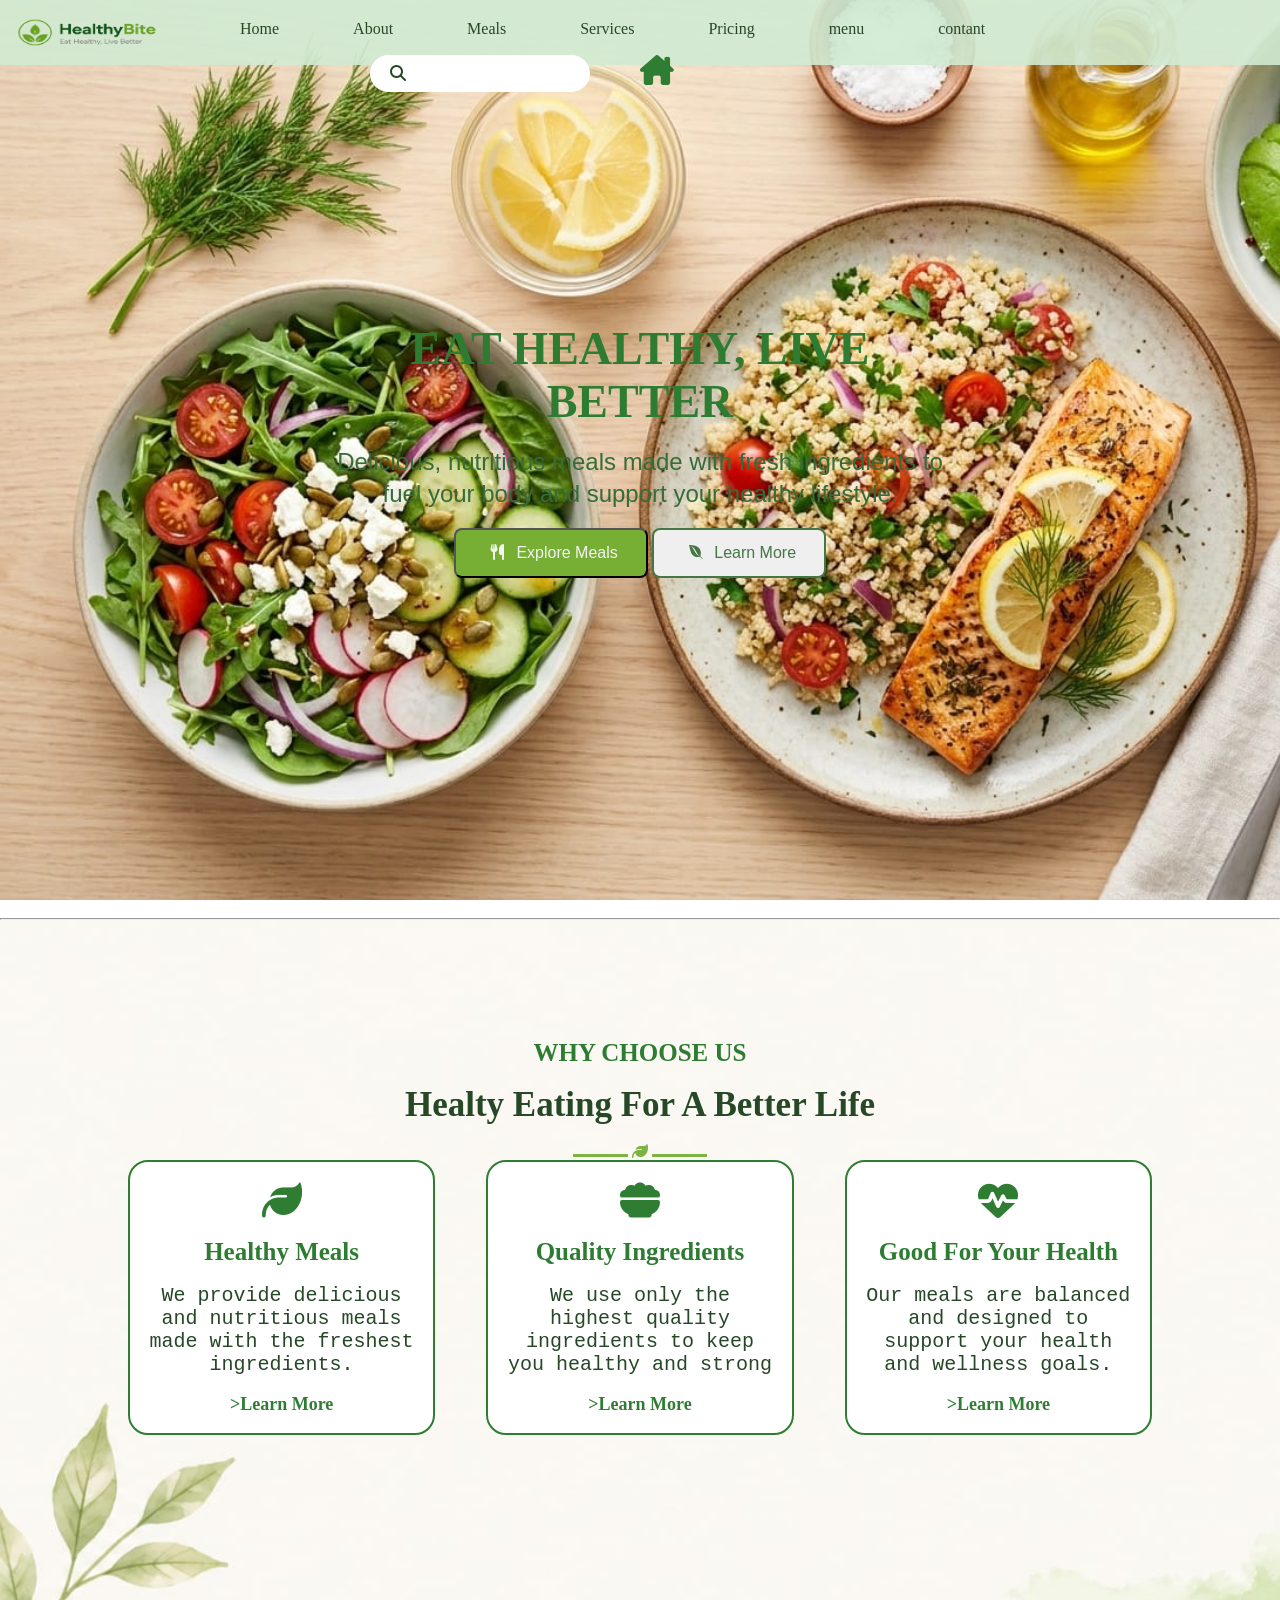
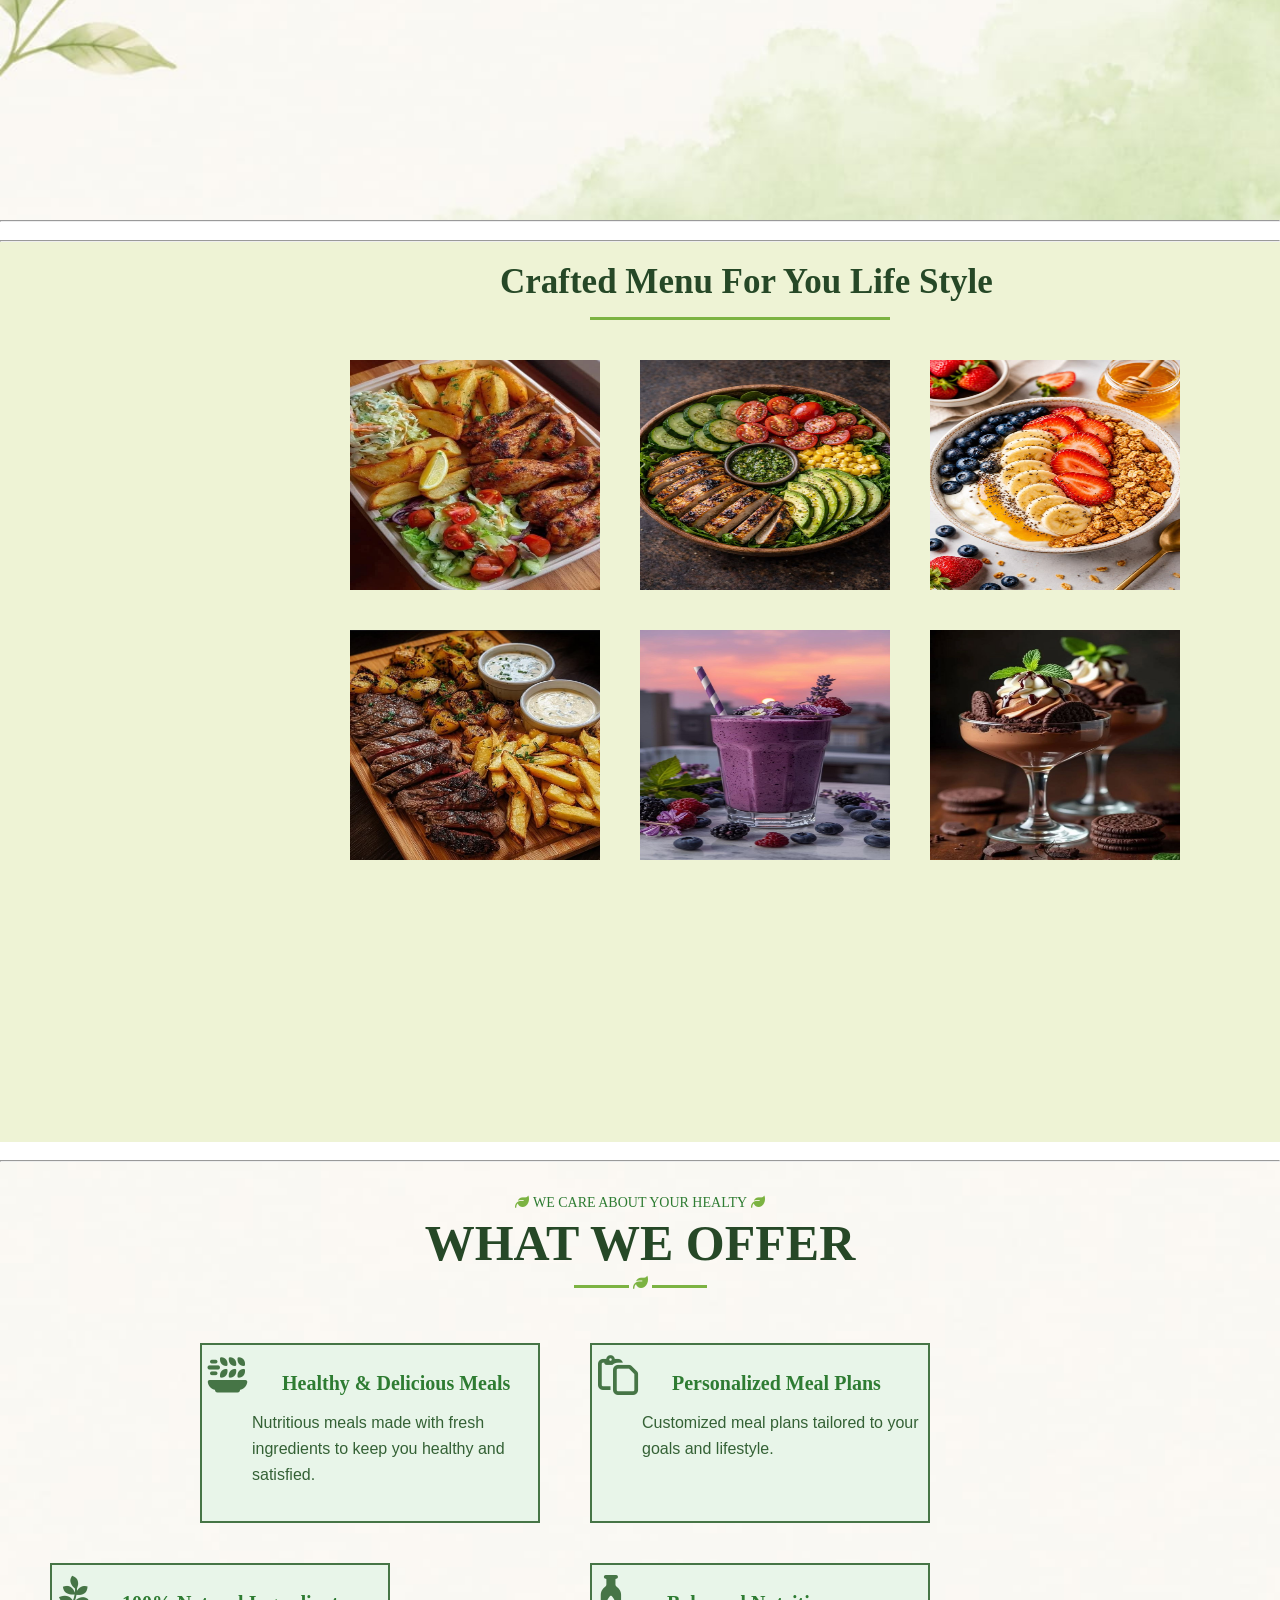
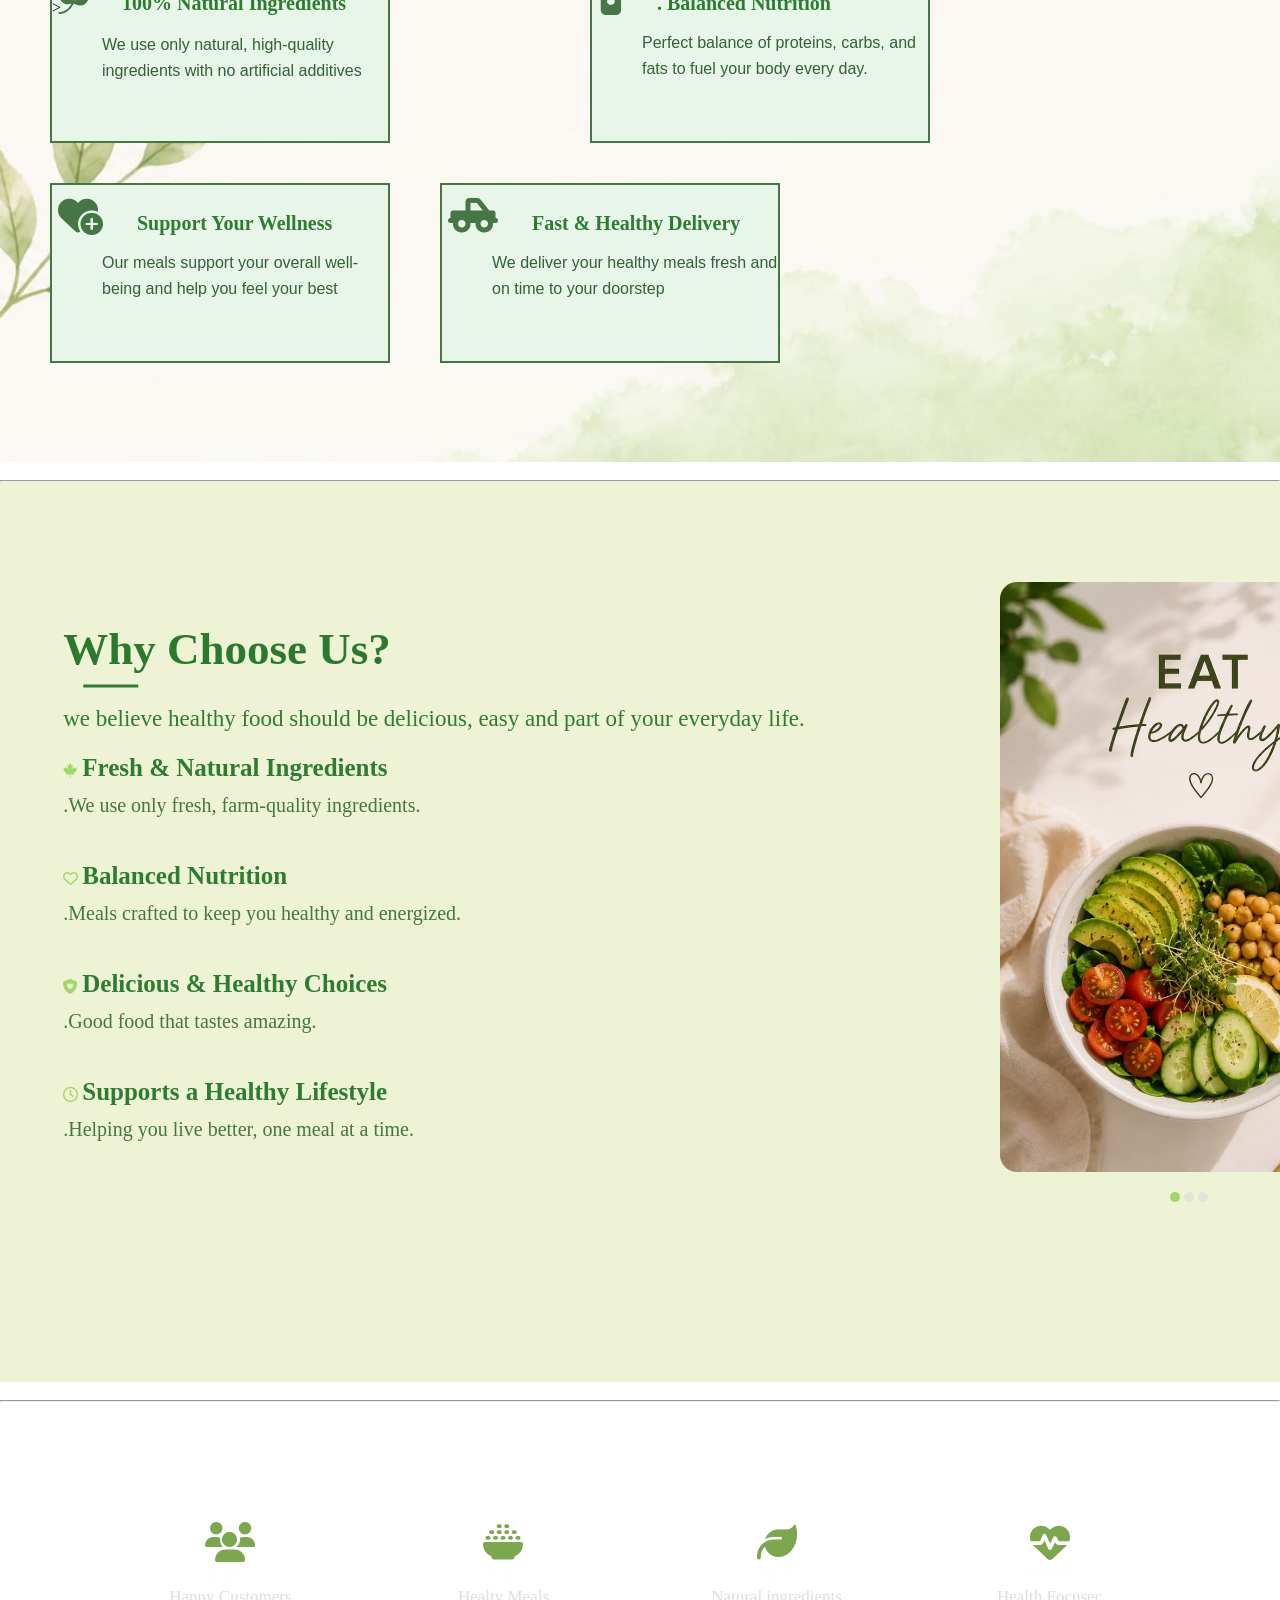
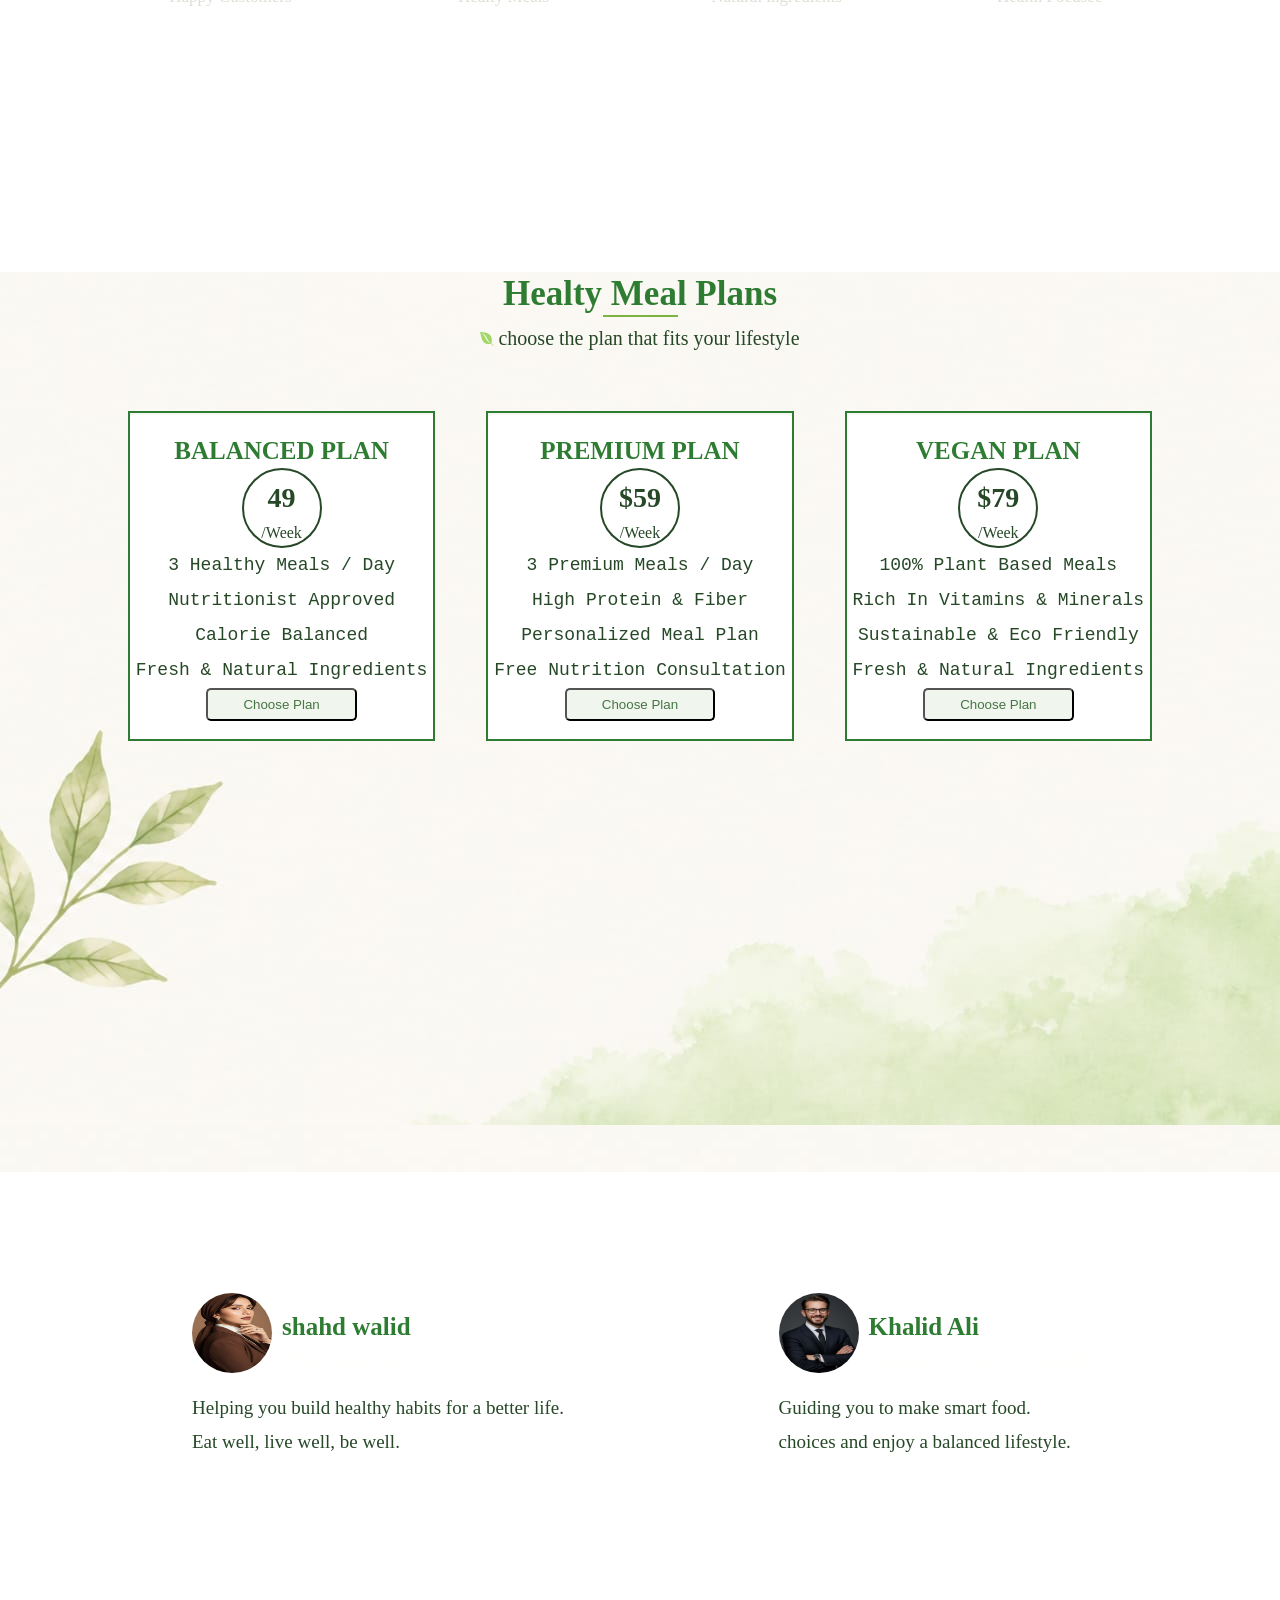
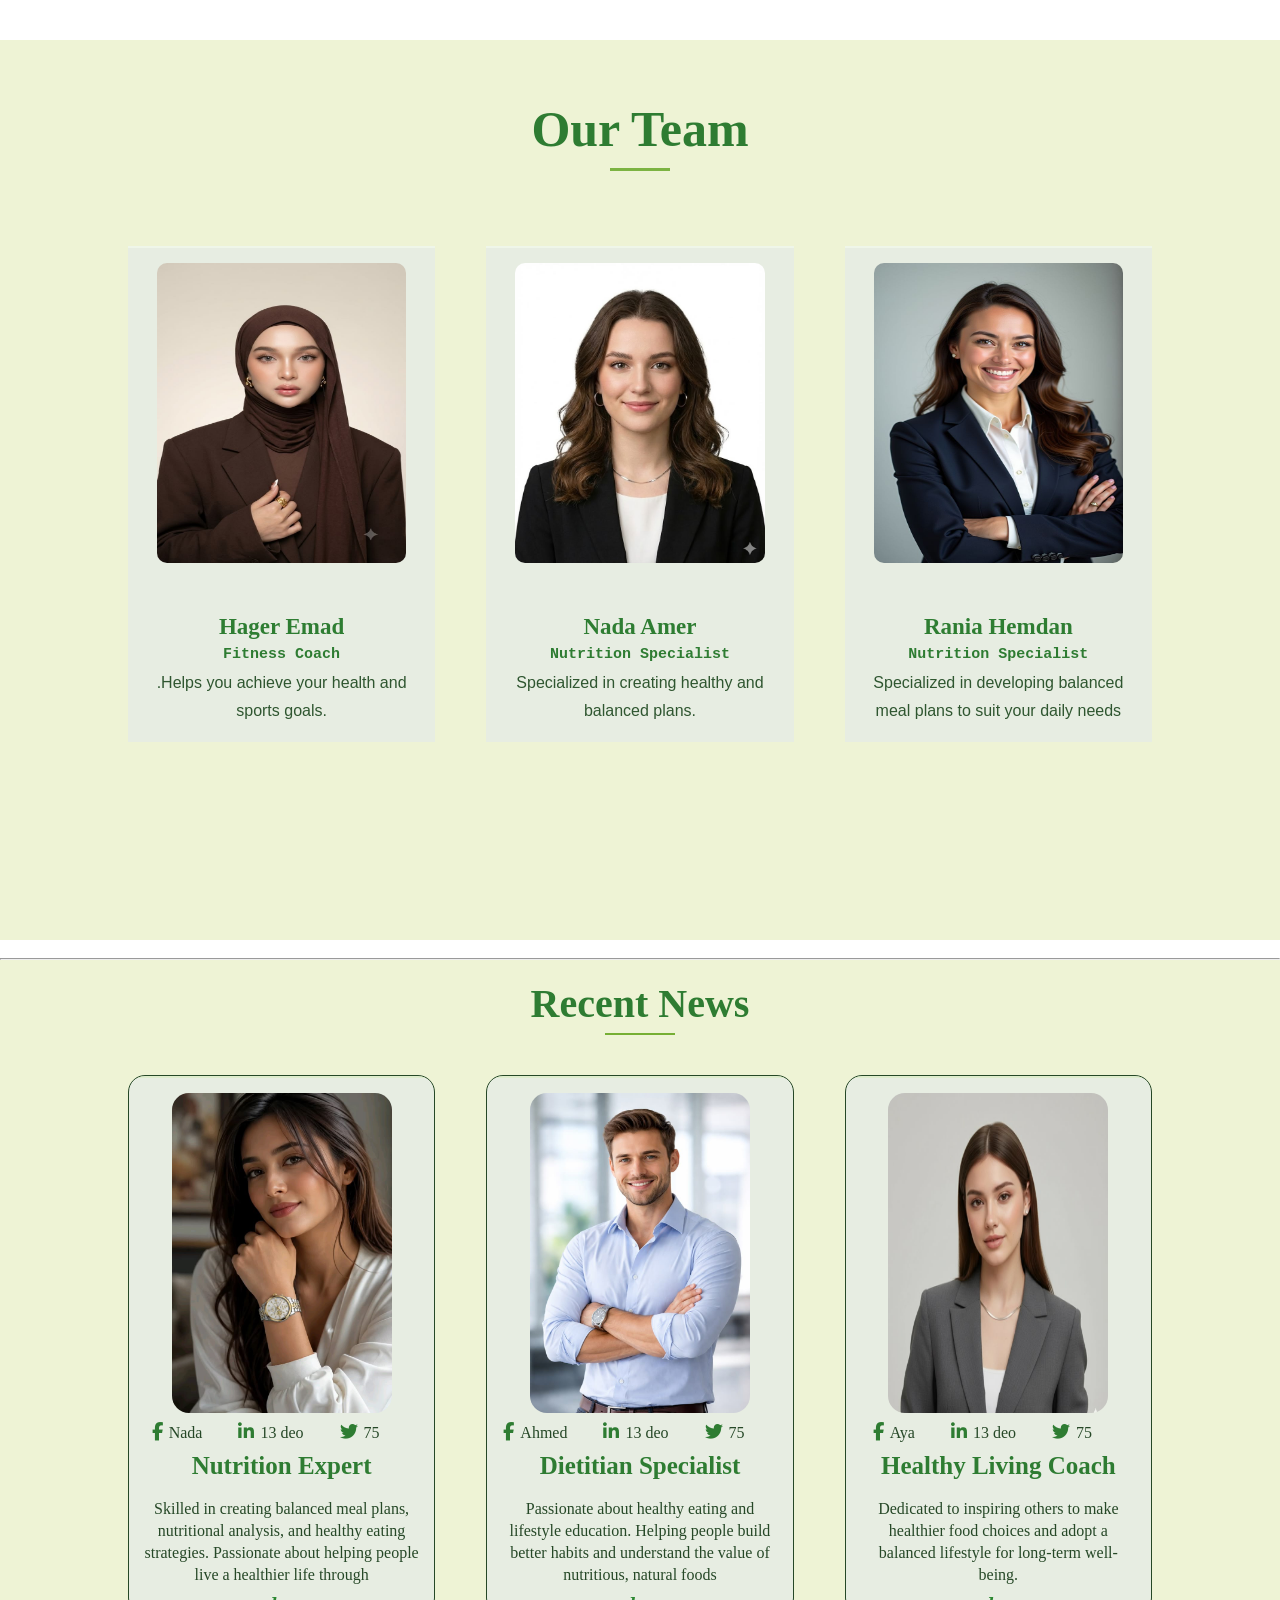
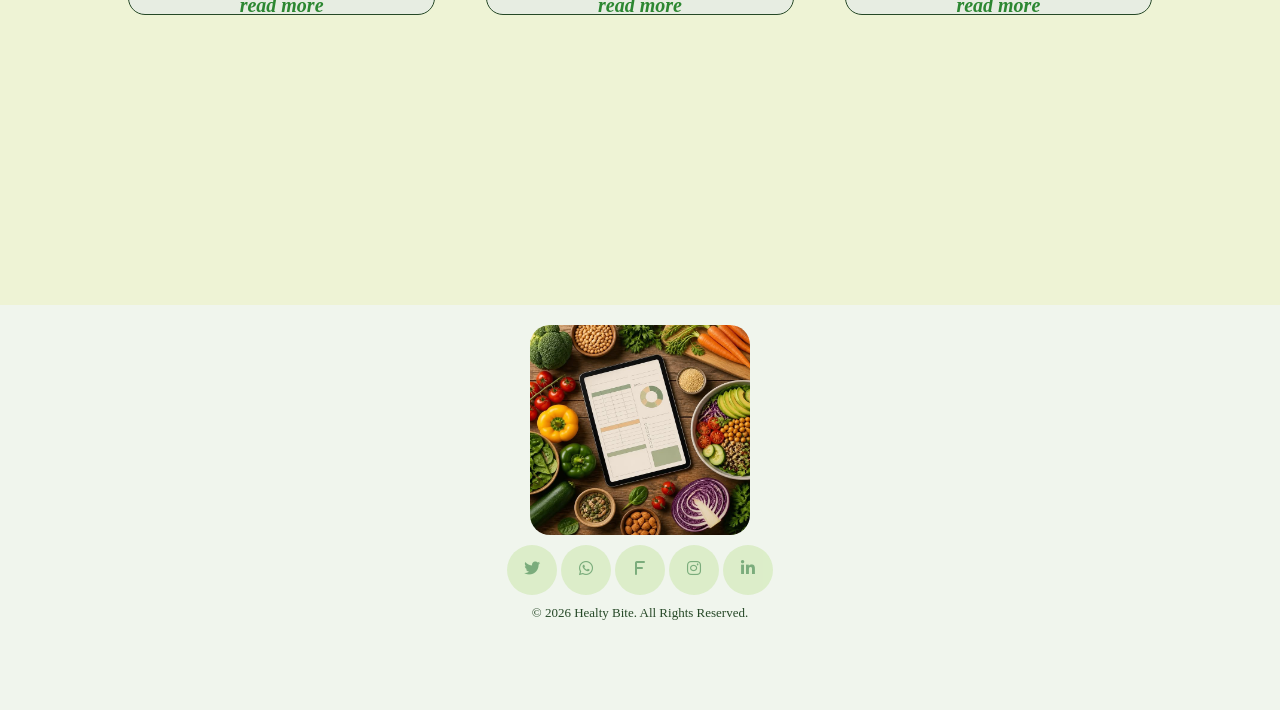
<file: index.html>
<html>
    <head>
        <link rel="stylesheet" href="css/style.css">
        <link rel="stylesheet" href="css/all.css">
        <title>Project-1</title>
    </head>
    <body>
            <div class="healty">
    <div class="Healty-conant">
        <h1 class="H1">EAT HEALTHY, LIVE BETTER</h1>
        <br>
        <p class="p1">
            Delicious, nutritious meals made with fresh ingredients to fuel your body and support your healthy lifestyle.
        </p>
        <br>
        <button class="j120">
            <i class="fa-solid fa-utensils B1"></i>
            Explore Meals
        </button>
        <button class="H22">
            <i class="fa-brands fa-envira B2"></i>
            Learn More
        </button>
        <br>
    </div><!-- Healty-conant -->
</div><!-- healty -->
<div class="container">
    <div class="header">
        <img src="image/AA.png">
        <ul class="list">
            <li><a href="#">Home</a></li>
            <li><a href="#">About</a></li>
            <li><a href="#">Meals</a></li>
            <li><a href="#">Services</a></li>
            <li><a href="#">Pricing</a></li>
         <li class="m2"><a href="#">menu</a>
             <ul class="m22">
                <li><a href="#">Drinks</a></li>
                <li><a href="#">Snacks</a></li>
                <li><a href="#"> Desserts</a></li>
                <li><a href="#"> Meals</a></li>
             </ul>
         </li>
            <li><a href="#">contant</a></li>
        </ul>
         <input type="text"><i class="fa-solid fa-magnifying-glass glass1"></i>
         <i class="fa-solid fa-house-chimney Home"></i>
    </div><!-- header -->
</div><!-- container -->
<br>
<hr>
<!-- ////////section-2//////////// -->
 <div class="img">
    <div class="text">
        <h3>WHY CHOOSE US</h3>
        <br>
        <h1>Healty Eating For A Better Life</h1>
        <br>
        <div class="line2"></div>
        <i class="fa-solid fa-leaf leaf2"></i>
        <div class="line3"></div>
        <br>
    </div>
    <div class="text-container">
        <div class="text-parent">
            <div class="text-item">
                <div class="text-icons">
                  <i class="fa-solid fa-leaf leaf3"></i> 
                </div><!-- icons -->
                <br>
                <div class="text-info" >
                    <h4>Healthy Meals</h4>
                    <br>
                    <p class="p2">We provide delicious and nutritious meals made with the freshest ingredients.</p>
                    <br>
                    <small>>Learn More</small>
                </div><!-- text info -->
            </div><!-- item -->
            <div class="text-item text-item2">
                <div class="text-icons">
                  <i class="fa-solid fa-bowl-food food"></i>
                </div><!-- text-icons -->
                <br>
                <div class="text-info">
                    <h4>Quality Ingredients</h4>
                    <br>
                    <p class="p2">We use only the highest quality ingredients to keep you healthy and strong</p>
                    <br>
                    <small>>Learn More</small>
                </div><!-- text info -->
            </div><!-- item -->
            <div class="text-item">
                <div class="text-icons">
                    <i class="fa-solid fa-heart-pulse heart2"></i>
                </div><!--text-icons  -->
                <br>
                <div class="text-info">
                    <h4>Good For Your Health</h4>
                    <br>
                    <p class="p2">Our meals are balanced and designed to support your health and wellness goals.</p>
                    <br>
                    <small>>Learn More</small>
                </div><!-- text info -->
            </div><!-- item -->
        </div><!-- parent -->   
    </div><!-- container -->
</div><!--  image -->
<hr>
<br>
<hr>
   <!-- /////////// section-3/////////// -->
<div class="images">
    <div class="o">Crafted Menu For You Life Style </div>
    <div class="liN"></div>
    <div class="img11">
        <img src="image/1.jpeg"  width="250px" height="230px" >
        <div class="icons-text">
            <h3 class="Heading-text">Category</h3>
            <br>
            <i class="p-text">Muscle Gain</i>
            <br>
            <br>
            <div class="style">
                 <i class="fa-solid fa-dumbbell dumbbell "></i>
            </div>
            <div class="style1">
              <i class="fa-solid fa-hand-holding-heart hand-holding-heart"></i>
            </div>
        </div><!-- icons-text -->
    </div>
    <div class="img22">
        <img src="image/2.jpeg" width="250px" height="230px" >
        <div class="icons-text">
            <h3 class="Heading-text">Category</h3>
            <br>
            <i class="p-text">Muscle Gain</i>
            <br>
            <br>
            <div class="style">
             <i class="fa-solid fa-dumbbell dumbbell"></i>
            </div>
            <div class="style1">
              <i class="fa-solid fa-hand-holding-heart hand-holding-heart"></i>
            </div> 
        </div><!-- icons-text -->
    </div>
    <div class="img33">
        <img src="image/3.jpeg" width="250px" height="230px" >
        <div class="icons-text">
            <h3 class="Heading-text">Category</h3>
            <br>
            <i class="p-text">Healty Life Style</i>
            <br>
            <br>
            <div class="style">
             <i class="fa-solid fa-dumbbell dumbbell"></i>
            </div>
            <div class="style1">
              <i class="fa-solid fa-hand-holding-heart hand-holding-heart"></i>
            </div>
        </div><!-- icons-text -->
    </div>
    <div class="img44">
        <img src="image/4.jpeg" width="250px" height="230px" >
        <div class="icons-text">
            <h3 class="Heading-text">Category</h3>
            <br>
            <br>
            <i class="p-text">Lunchs Meals</i>
             <br>
             <br>
            <div class="style">
             <i class="fa-solid fa-dumbbell dumbbell"></i>
            </div>
            <div class="style1">
               <i class="fa-solid fa-hand-holding-heart hand-holding-heart"></i>
            </div>
        </div><!-- icons-text -->
    </div>
    <div class="img55">
        <img src="image/5.jpeg" width="250px" height="230px" >
        <div class="icons-text">
            <h3 class="Heading-text">Category</h3>
            <br>
            <i class="p-text">Drinks</i>
            <br>
            <br>
            <div class="style">
             <i class="fa-solid fa-dumbbell dumbbell"></i>
            </div>
            <div class="style1">
              <i class="fa-solid fa-hand-holding-heart hand-holding-heart"></i>
            </div>
        </div><!-- icons-text -->
    </div>
    <div class="img66">
        <img src="image/6.jpeg" width="250px" height="230px">
        <div class="icons-text">
            <h3 class="Heading-text">Category</h3>
            <br>
            <i class="p-text">Healty Snacks</i>
             <br>
             <br>
            <div class="style">
             <i class="fa-solid fa-dumbbell dumbbell"></i>
            </div>
            <div class="style1">
              <i class="fa-solid fa-hand-holding-heart hand-holding-heart"></i>
            </div>
        </div><!-- icons-text -->
    </div>
</div>
   <br>
   <hr>
   <!-- /////////////section-4//////////////////////// -->
    <div class="body">
        <div class="body-text">
           <i class="fa-solid fa-leaf leaf7"></i>
          <div class="H-body">WE CARE ABOUT YOUR HEALTY</div>
          <i class="fa-solid fa-leaf leaf8"></i>
          <h1 class="Y-body">WHAT WE OFFER</h1>
          <div class="line-body"></div>
          <i class="fa-solid fa-leaf leaf9"></i>
           <div class="line2-body"></div>
        </div><!-- text-body -->
        <div class="div1-body">
            <i class="fa-solid fa-plate-wheat pagelines1"></i>
            <h3 class="Del">Healthy & Delicious Meals</h3>
            <div class="p-Delv"><p class="p-Del">Nutritious meals made with fresh ingredients to keep you healthy and satisfied.</p></div>
        </div><!-- div1-body -->
        <div class="div2-body">
            <i class="fa-regular fa-paste pagelines2"></i>
            <h3 class="Del">Personalized Meal Plans</h3>
            <div class="p-Delv"><p class="p-Del">Customized meal plans tailored to your goals and lifestyle.</p></div>
        </div><!-- div1-body -->
        <div class="div3-body">
          <i class="fa-brands fa-pagelines pagelines3"></i>
            <h3 class="Del Del">100% Natural Ingredients</h3>
            <div class="p-Delv p-Delv5">><p class="p-Del">We use only natural, high-quality ingredients with no artificial additives</p></div>
        </div><!-- div1-body -->
        <div class="div4-body">
           <i class="fa-solid fa-bottle-droplet pagelines4"></i>
            <h3 class="Del">. Balanced Nutrition</h3>
           <div class="p-Delv"> <p class="p-Del">Perfect balance of proteins, carbs, and fats to fuel your body every day.</p></div>
        </div><!-- div1-body -->
        <div class="div5-body">
            <i class="fa-solid fa-heart-circle-plus pagelines5"></i>
            <h3 class="Del">Support Your Wellness</h3>
           <div class="p-Delv"> <p class="p-Del">Our meals support your overall well-being and help you feel your best</p></div>
        </div><!-- div1-body -->
        <div class="div6-body">
          <i class="fa-solid fa-truck-pickup pagelines6"></i>
            <h3 class="Del">Fast & Healthy Delivery</h3>
           <div class="p-Delv"><p class="p-Del">We deliver your healthy meals fresh and on time to your doorstep</p></div>
        </div><!-- div1-body -->
    </div><!-- body -->
    <br>
    <hr>
    <!-- /////////// section-5/////////////// -->
<div class="foo">
    <div class="Food">
            <img class="image-food5" src="image/Nana.jpeg" >
        <div class="food-food">
            <h1 class="food1">Why Choose Us?</h1>
            <div class="le">
            </div>
            <br>
            <p class="food2">we believe healthy food should be delicious, easy and part of your everyday life.</p>
            <br>
            <div class="food-text">
                <i class="fa-brands fa-canadian-maple-leaf T"></i>
                <h3 class="food-text10">Fresh & Natural Ingredients</h3>
                <p class="food-text2">.We use only fresh, farm-quality ingredients.</p>
                <br>
                 <i class="fa-regular fa-heart TT"></i>
                <h3 class="food-text10">Balanced Nutrition</h3>
                <p class="food-text2">.Meals crafted to keep you healthy and energized.</p>
                <br>
                <i class="fa-solid fa-shield-heart TTT"></i>
                <h3 class="food-text10">Delicious & Healthy Choices</h3>
                <p class="food-text2">.Good food that tastes amazing.</p>
                <br>
                 <i class="fa-regular fa-clock TTTT"></i>
                <h3 class="food-text10">Supports a Healthy Lifestyle</h3>
                <p class="food-text2">.Helping you live better, one meal at a time.</p>
                <br>
            </div><!-- food-text -->
        </div><!--   food-food-->
    </div><!-- Food -->
 <p class="c-food"></p>
 <p class="i-food"></p>
  <p class="r-food"></p>
</div><!-- foo -->
<br>
<hr>
<!-- ////////// section-6/////////////// -->
<div class="eat-healty">
    <div class="W">
        <div class="fruits fruits-0">
             <i class="fa-solid fa-users q"></i>
             <h4 class="qg">25K+</h4>
             <p class="qqq">Happy Customers</p>
        </div><!-- fruits -->
        <div class="fruits fruits-1">
            <i class="fa-solid fa-bowl-rice q"></i>
            <h4 class="qg">150+</h4>
             <p class="qqq">Healty Meals</p>
        </div><!--fruits-1  -->
        <div class=" fruits fruits-2">
             <i class="fa-solid fa-leaf q"></i>
             <h4 class="qg">98%</h4>
             <p class="qqq">Natural ingredients</p>
        </div><!-- fruits-2 -->
        <div class="fruits">
             <i class="fa-solid fa-heart-pulse q"></i>
             <h4 class="qg">100%</h4>
             <p class="qqq">Health Focusec</p>
        </div><!--fruits-3"  -->
    </div><!-- w -->
</div><!-- eat-healty -->
<div class="meals">
    <div class="plans">
        <h1 class="d11">Healty Meal Plans</h1>
        <div class="a23">
        </div>
        <i class="fa-brands fa-envira k1"></i>
        <p class="a111">choose the plan that fits your lifestyle</p>
    </div>
    <div class="Balance">
        <div class="eat0">
            <div class="bg">
                <h4 class="eat1">BALANCED PLAN</h4>
            </div>
            <div class="eat11">
                <div class="l1">
                  <h5 class="u111">49</h5>
                  <p class="j111">/Week</p>
                </div><!-- l1 -->
            </div><!-- eat1 -->
            <div class="eat1111">
               <p class="eat111">3 Healthy Meals / Day</p>
                  <p class="eat111">Nutritionist Approved</p>
                <p class="eat111">Calorie Balanced</p>
               <p class="eat111">Fresh & Natural Ingredients</p>
                <button class="a111">Choose Plan</button>
            </div><!-- eat1111 -->
        </div><!-- eat0 -->
        <div class="eat0 eat-1">
            <div class="bg">
             <h4 class="eat1">PREMIUM PLAN</h4>
            </div>
          <div class="eat11">
                <div class="l1">
                 <h5 class="u111">$59</h5>
                  <p class="j111">/Week</p>
                </div><!-- l1 -->
            </div>
             <div class="eat1111">
                <p class="eat111">3 Premium Meals / Day</p>
                <p class="eat111">High Protein & Fiber</p>
               <p class="eat111">Personalized Meal Plan</p>
               <p class="eat111">Free Nutrition Consultation</p>
               <button class="a111">Choose Plan</button>
            </div><!-- eat1111 -->
        </div><!-- eat0 -->
        <div class="eat0">
            <div class="bg">
              <h4 class="eat1">VEGAN PLAN</h4>
            </div>
            <div class="eat11">
                <div class="l1">
                  <h5 class="u111">$79</h5>
                    <p class="j111">/Week</p>
                </div><!-- l1 -->
            </div>
            <div class="eat1111">
               <p class="eat111">100% Plant Based Meals</p>
               <p class="eat111">Rich In Vitamins & Minerals</p>
              <p class="eat111">Sustainable & Eco Friendly</p>
              <p class="eat111">Fresh & Natural Ingredients</p>
              <button class="a111">Choose Plan</button>
            </div><!-- eat1111 -->
        </div><!-- eat0 -->
    </div><!-- Balance --> 
</div><!-- meals -->
<br>
<!-- ///////// section-7/////////// -->
<div class="back">
    <div class="back-1">
        <div class="back-2 ph-2">
            <div class="back-5">
                <img class="back-3" src="image/Nada.jpeg">
            </div>  
            <h3 class="b1m">shahd walid</h3>
            <h4 class="b111m"> Nutritionist</h4>
            <p class="b11">Helping you build healthy habits for a better life.</p>
            <p class="b11 b56">Eat well, live well, be well.</p>
        </div><!-- back-2 -->
        <div class="back-2 ph-3">
            <div class="back-5">
                <img class="back-3" src="image/00.jpeg">
            </div> 
            <h3 class="b1m">Khalid Ali</h3>
            <h4 class="b111m">Healthy Food Coach</h4>
            <p class="b11">Guiding you to make smart food.</p>
            <p class="b11 b56">choices and enjoy a balanced lifestyle.</p>
        </div><!-- back-2 -->
    </div><!-- back-1 -->
</div><!-- back -->
<div class="s-16">
    <h1 class="team">Our Team</h1>
<div class="tea"></div>
    <div class="s-1">
        <div class="s-3">
            <div class="s-4">
              <img src="image/Nadoda.jpeg"  width="300" height="300"> 
                <div class="s-5">
                 <a href="#"><i  class="fa-brands fa-facebook-f"></i></a>
                  <a href="#"><i class="fa-brands fa-linkedin-in"></i></a>
                  <a href="#"><i class="fa-brands fa-square-twitter"></i></a>
                </div><!-- s-5 -->
            </div><!-- s-4-->
            <div class="s-6">
               <h4 class="l8">Hager Emad</h4>
               <h5 class="nm">Fitness Coach</h5>
              <p class="mn">.Helps you achieve your health and sports goals.</p>
            </div><!-- s-6 -->
        </div><!-- s-3-->
        <div class="s-3  s-9">
            <div class="s-4">
              <img src="image/Nadoosh.jpeg" width="300" height="300" > 
                <div class="s-5">
                   <a href="#"><i class="fa-brands fa-facebook-f"></i></a>
                  <a href="#"><i class="fa-brands fa-linkedin-in"></i></a>
                  <a href="#"><i class="fa-brands fa-square-twitter"></i></a>
                </div><!-- s-5 -->
            </div><!-- s-4-->
            <div class="s-6">
               <h4 class="l8">Nada Amer</h4>
               <h5 class="nm">Nutrition Specialist</h5>
              <p class="mn">Specialized in creating healthy and balanced plans.</p>
            </div><!-- s-6 -->
        </div><!-- s-3-->
        <div class="s-3">
            <div class="s-4">
              <img src="image/Nody.jpeg" width="300" height="300"> 
                <div class="s-5">
                   <a href="#"><i class="fa-brands fa-facebook-f"></i></a>
                  <a href="#"><i class="fa-brands fa-linkedin-in"></i></a>
                  <a href="#"><i class="fa-brands fa-square-twitter"></i></a>
                </div><!-- s-5 -->
            </div><!-- s-4-->
            <div class="s-6">
               <h4 class="l8">Rania Hemdan</h4>
               <h5 class="nm">Nutrition Specialist</h5>
              <p class="mn">Specialized in developing balanced meal plans to suit your daily needs</p>
            </div><!-- s-6 -->
        </div><!-- s-3-->
     </div><!-- s-1 -->
</div><!-- s-16 -->
<br>
<hr>
<!-- /////////////////////////// -->
<div class="News">
    <h1 class="News-1">Recent News</h1>
    <div class="News-2">

    </div><!-- News-2 -->
    <div class="New-1">
        <div class="New-2">
            <div class="New-3">
               <div class="New-4">
                  <img src="image/Mayada.jpeg" width="250" height="320">
                </div><!-- New-4 -->
                <div class="New-5">
                    <i class="fa-brands fa-facebook-f fa-facebook-f"></i><span class="vf1">Nada</span>
                    <i class="fa-brands fa-linkedin-in fa-linkedin-in"></i><span class="linked">13 deo</span>
                    <i class="fa-brands fa-twitter  fa-twitter"></i><span class="twitter">75</span>
                </div><!-- New-5 -->
                <div class="New-6">
                    <h4 class="New-66">Nutrition Expert</h4>
                    <p class="New-666">Skilled in creating balanced meal plans, nutritional analysis, and healthy eating strategies. Passionate about helping people live a healthier life through</p>
                    <i class="New-6666">read more</i>
                </div><!-- New-6 -->
            </div><!-- New-3 -->

            <div class="New-3  Neww3">
               <div class="New-4">
                  <img src="image/Ahmed.jpeg" width="250" height="320">
                </div><!-- New-4 -->
                <div class="New-5">
                    <i class="fa-brands fa-facebook-f fa-facebook-f"></i><span class="vf1">Ahmed</span>
                    <i class="fa-brands fa-linkedin-in fa-linkedin-in"></i><span  class="linked">13 deo</span>
                    <i class="fa-brands fa-twitter  fa-twitter"></i><span class="twitter">75</span>
                </div><!-- New-5 -->
                <div class="New-6">
                    <h4 class="New-66">Dietitian Specialist</h4>
                    <p class="New-666">Passionate about healthy eating and lifestyle education. Helping people build better habits and understand the value of nutritious, natural foods</p>
                    <i class="New-6666">read more</i>
                </div><!-- New-6 -->
            </div><!-- New-3 -->

            <div class="New-3">
               <div class="New-4">
                  <img src="image/mai.jpeg" width="250" height="320">
                </div><!-- New-4 -->
                <div class="New-5">
                    <i class="fa-brands fa-facebook-f fa-facebook-f"></i><span class="vf1">Aya</span>
                    <i class="fa-brands fa-linkedin-in fa-linkedin-in"></i><span class="linked">13 deo</span>
                    <i class="fa-brands fa-twitter  fa-twitter"></i><span class="twitter">75</span>
                </div><!-- New-5 -->
                <div class="New-6">
                    <h4 class="New-66">Healthy Living Coach</h4>
                    <p class="New-666">Dedicated to inspiring others to make healthier food choices and adopt a balanced lifestyle for long-term well-being.</p>
                    <i class="New-6666">read more</i>
                </div><!-- New-6 -->
            </div><!-- New-3 -->

        </div><!-- New-2 -->
    </div><!-- New-1 -->
</div><!-- news -->
<!-- /////////////////////// -->
<div class="zx">
    <div class="zzn">
        <img class="qex" src="image/hager.jpeg" width="220" height="210">
    </div><!-- image -->
    <div class="iconsss">
        <div class="yu">
            <a href="#"><i class="fa-brands fa-twitter za1"></i></a>
        </div>
        <div class="yu">
            <a href="#"><i class="fa-brands fa-whatsapp za1"></i></a>
        </div>
         <div class="yu">
            <a href="#"><i class="fa-solid fa-f za1"></i></a>
         </div>
         <div class="yu">
            <a href="#"><i class="fa-brands fa-instagram za1"></i></a>
         </div>
              <div class="yu">
                 <a href="#"><i class="fa-brands fa-linkedin-in za1"></i></a>
              </div>
    </div><!-- icons -->
    <div class="lpo">
      <p>&copy; 2026 Healty Bite. All Rights Reserved.</p>
    </div>
  
</div>






















    

    
     
  























      
        
      
                   
                

               

             
              

        
      











    </body>


</html>
</file>
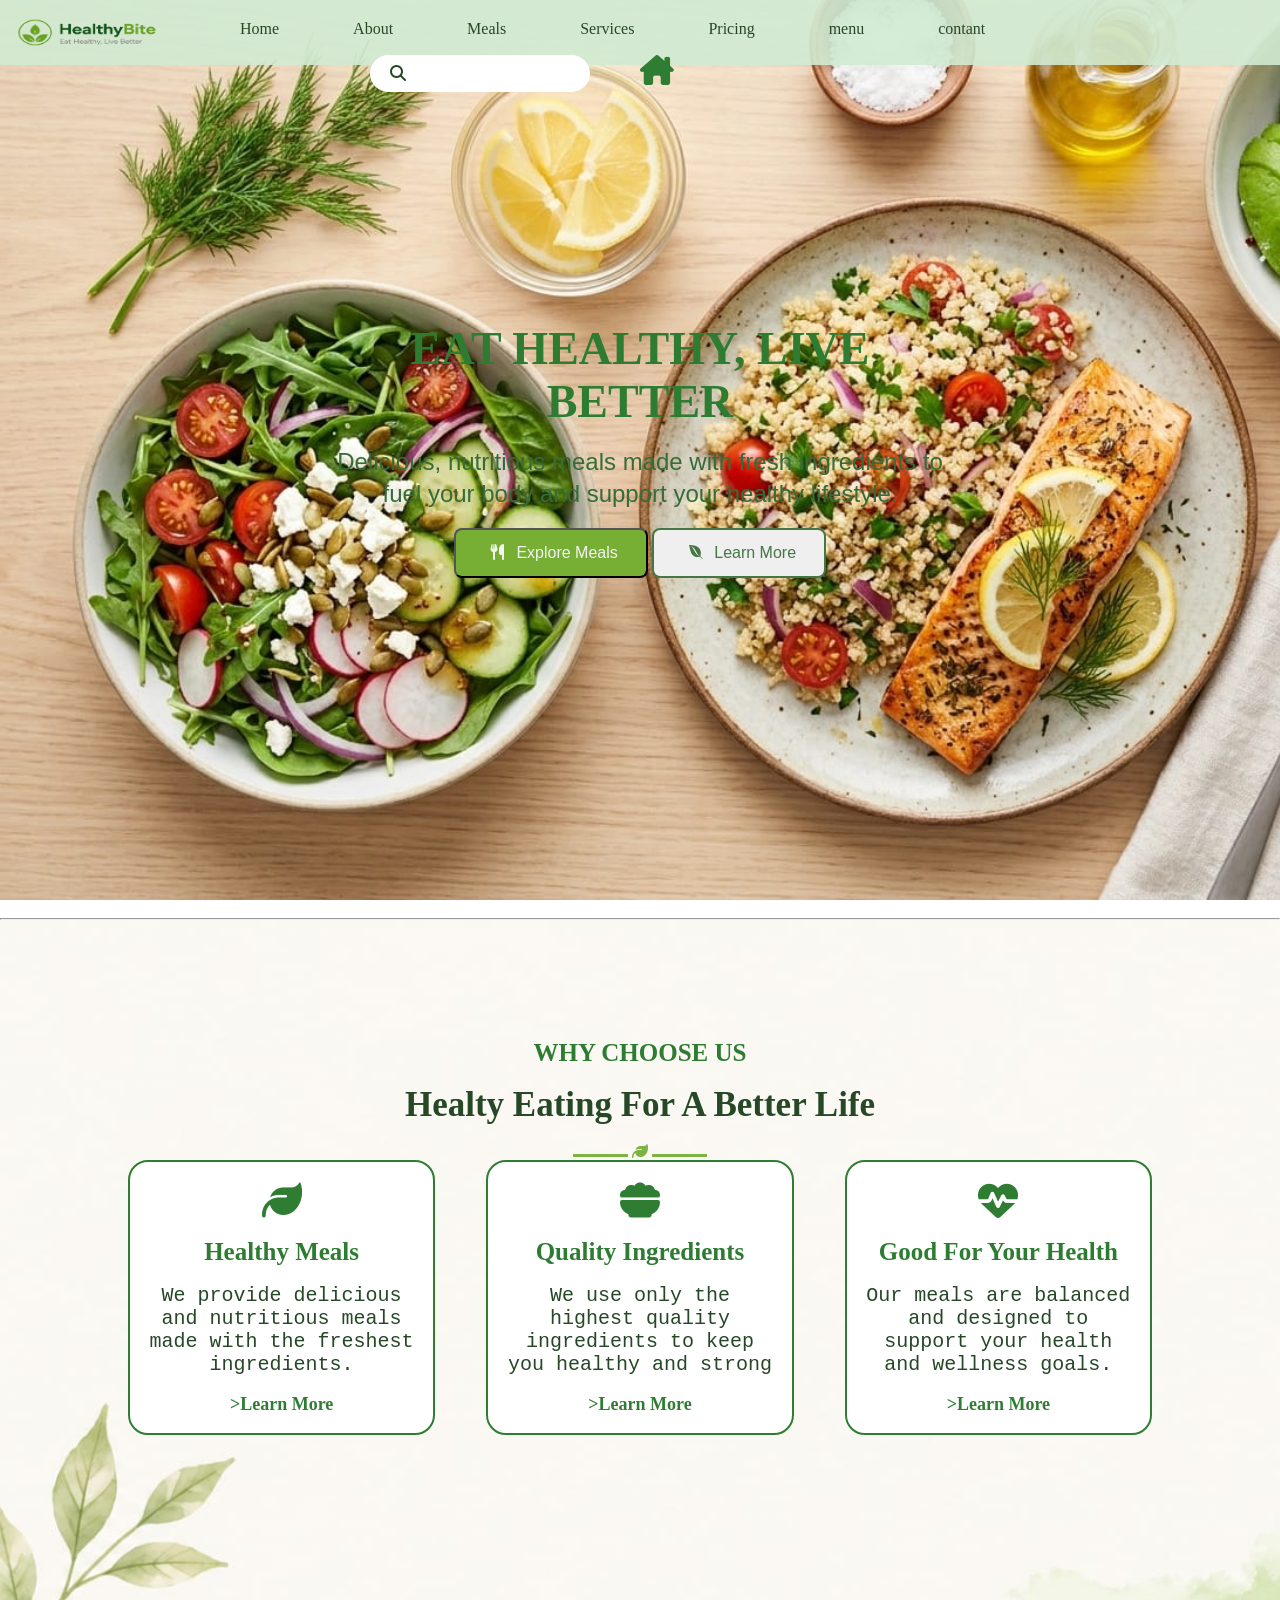
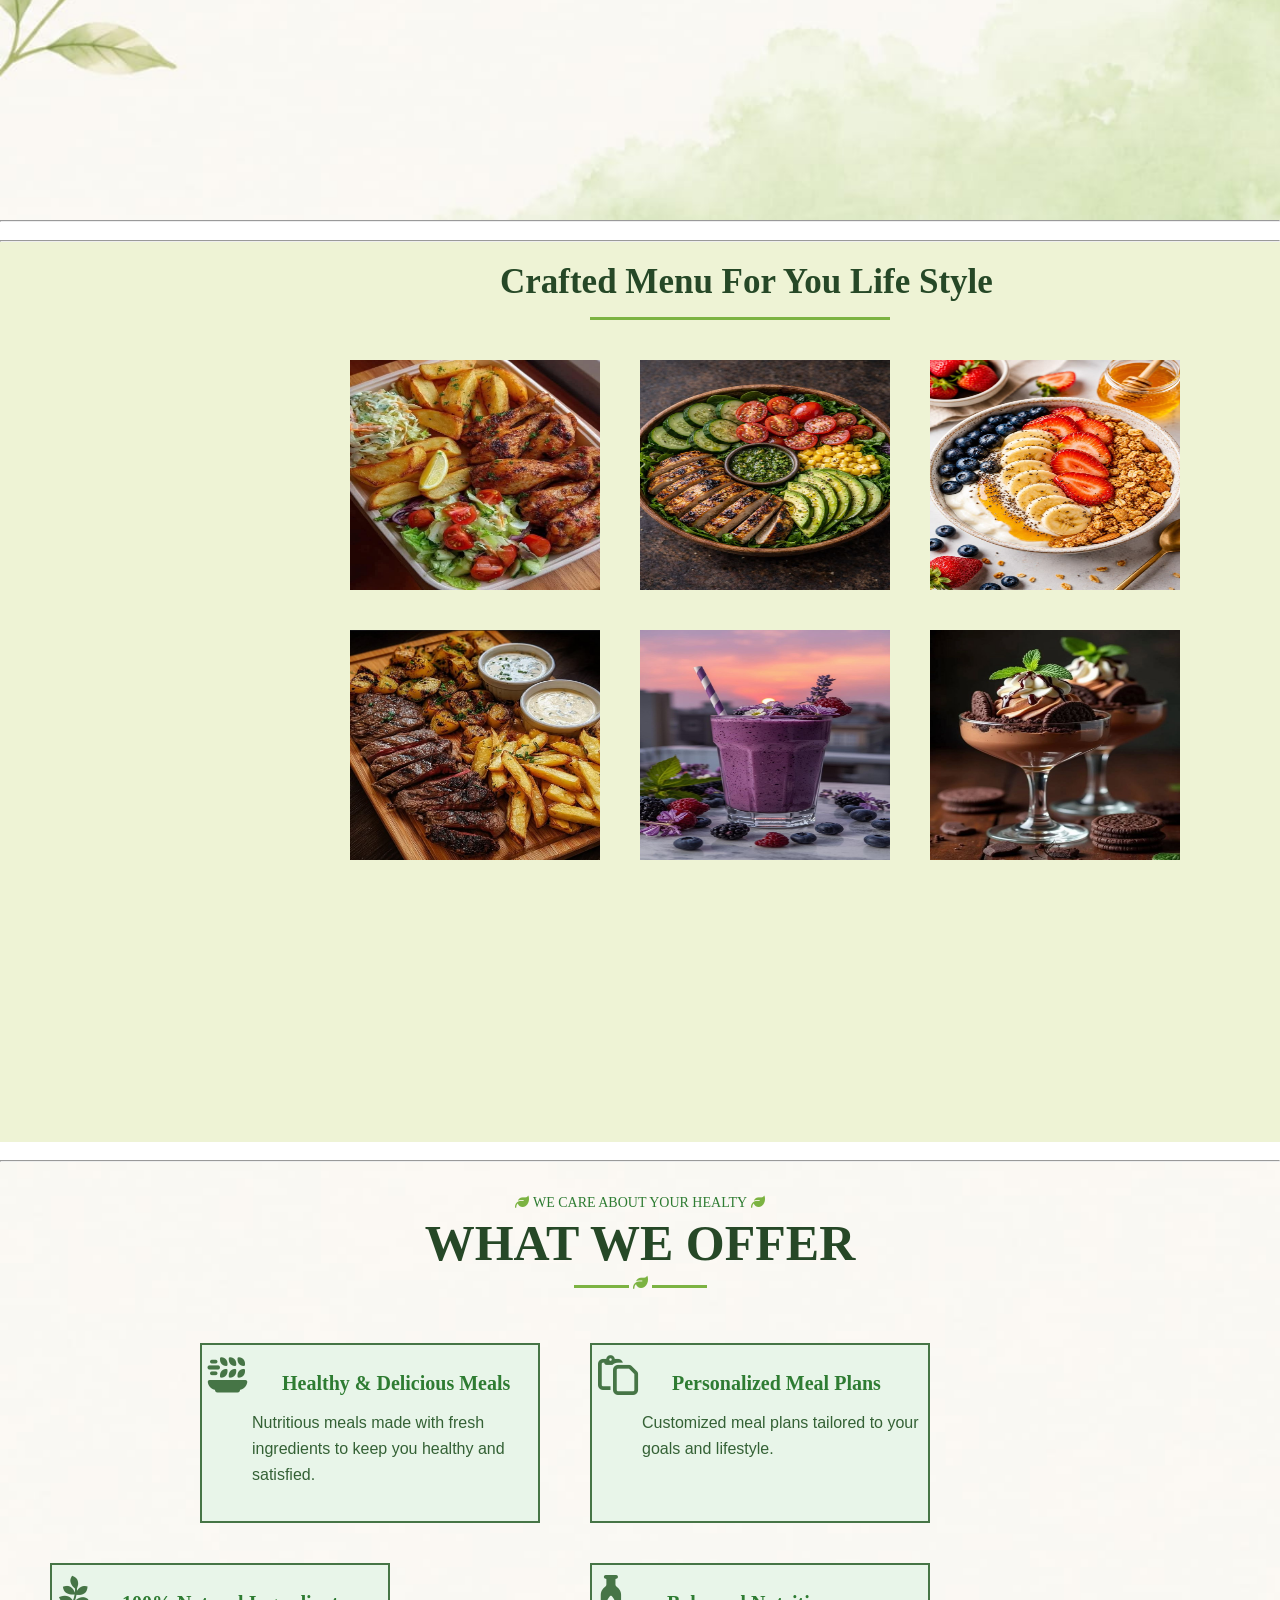
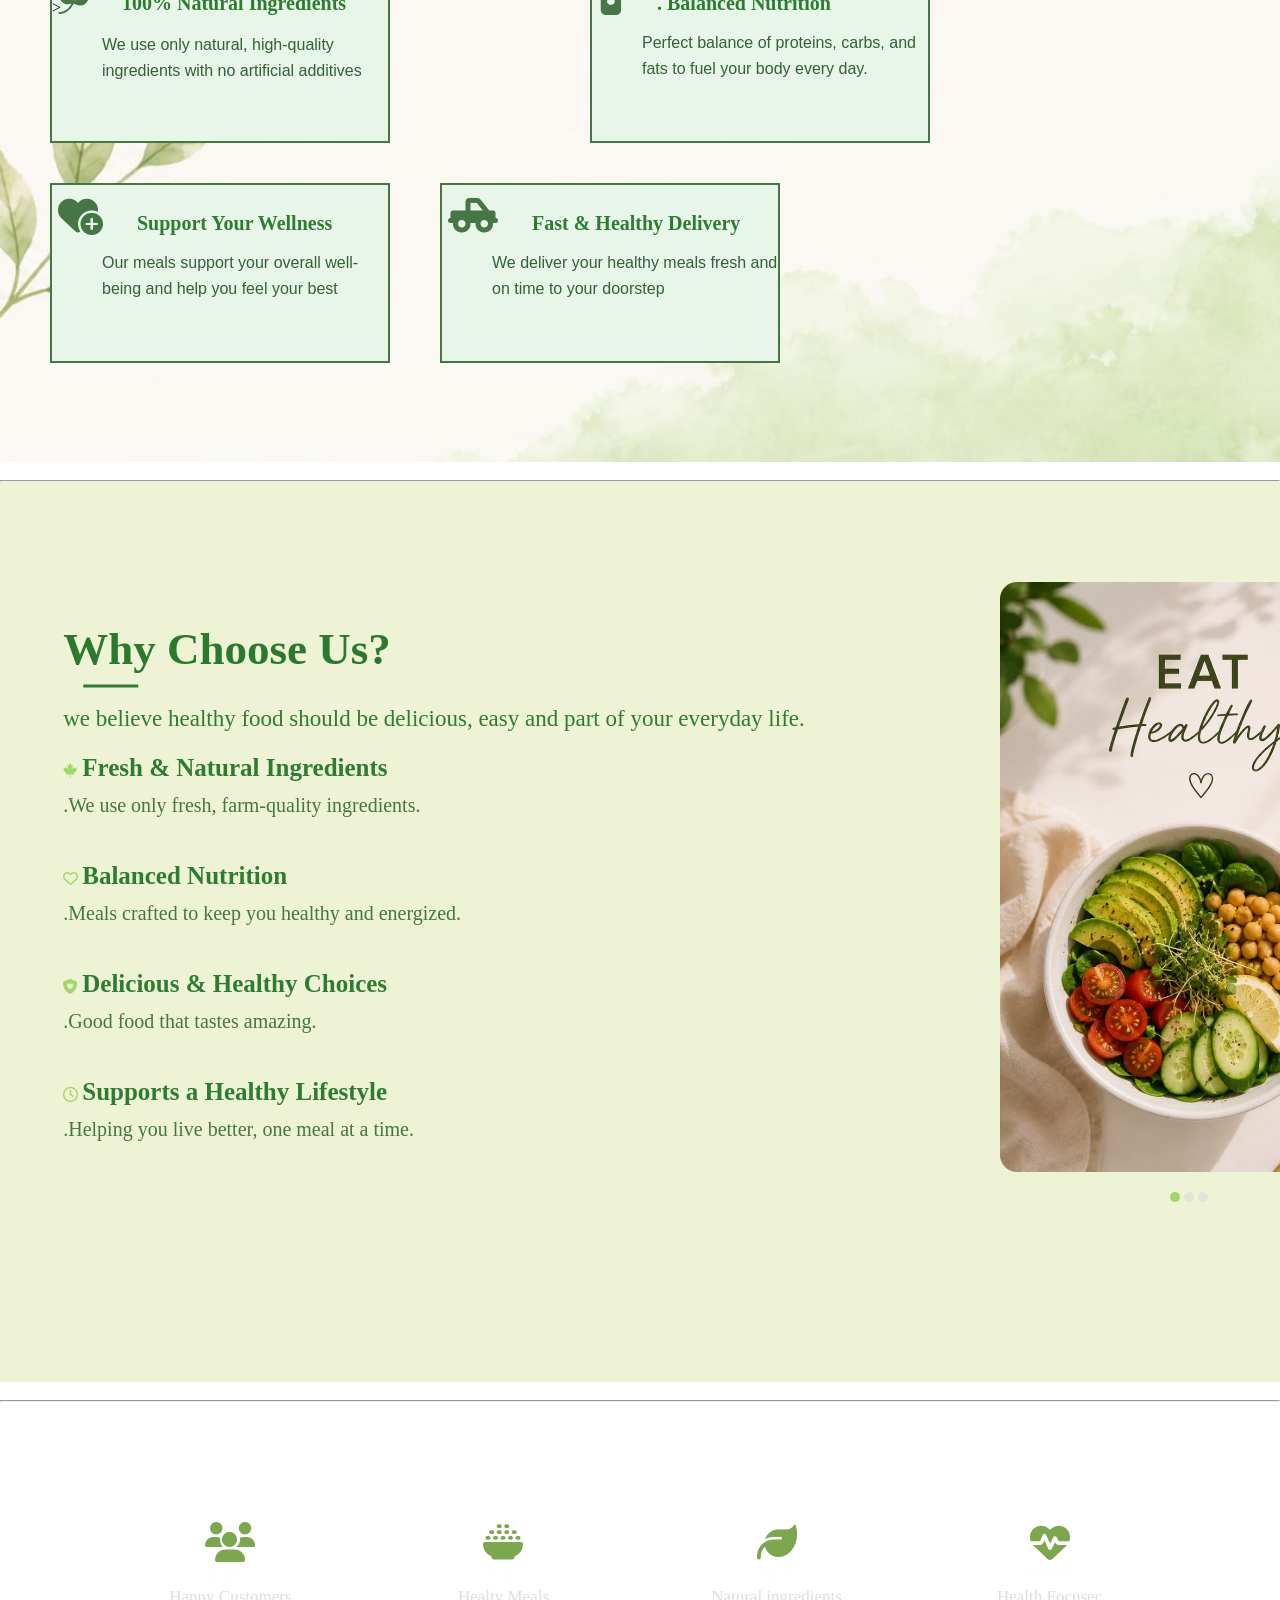
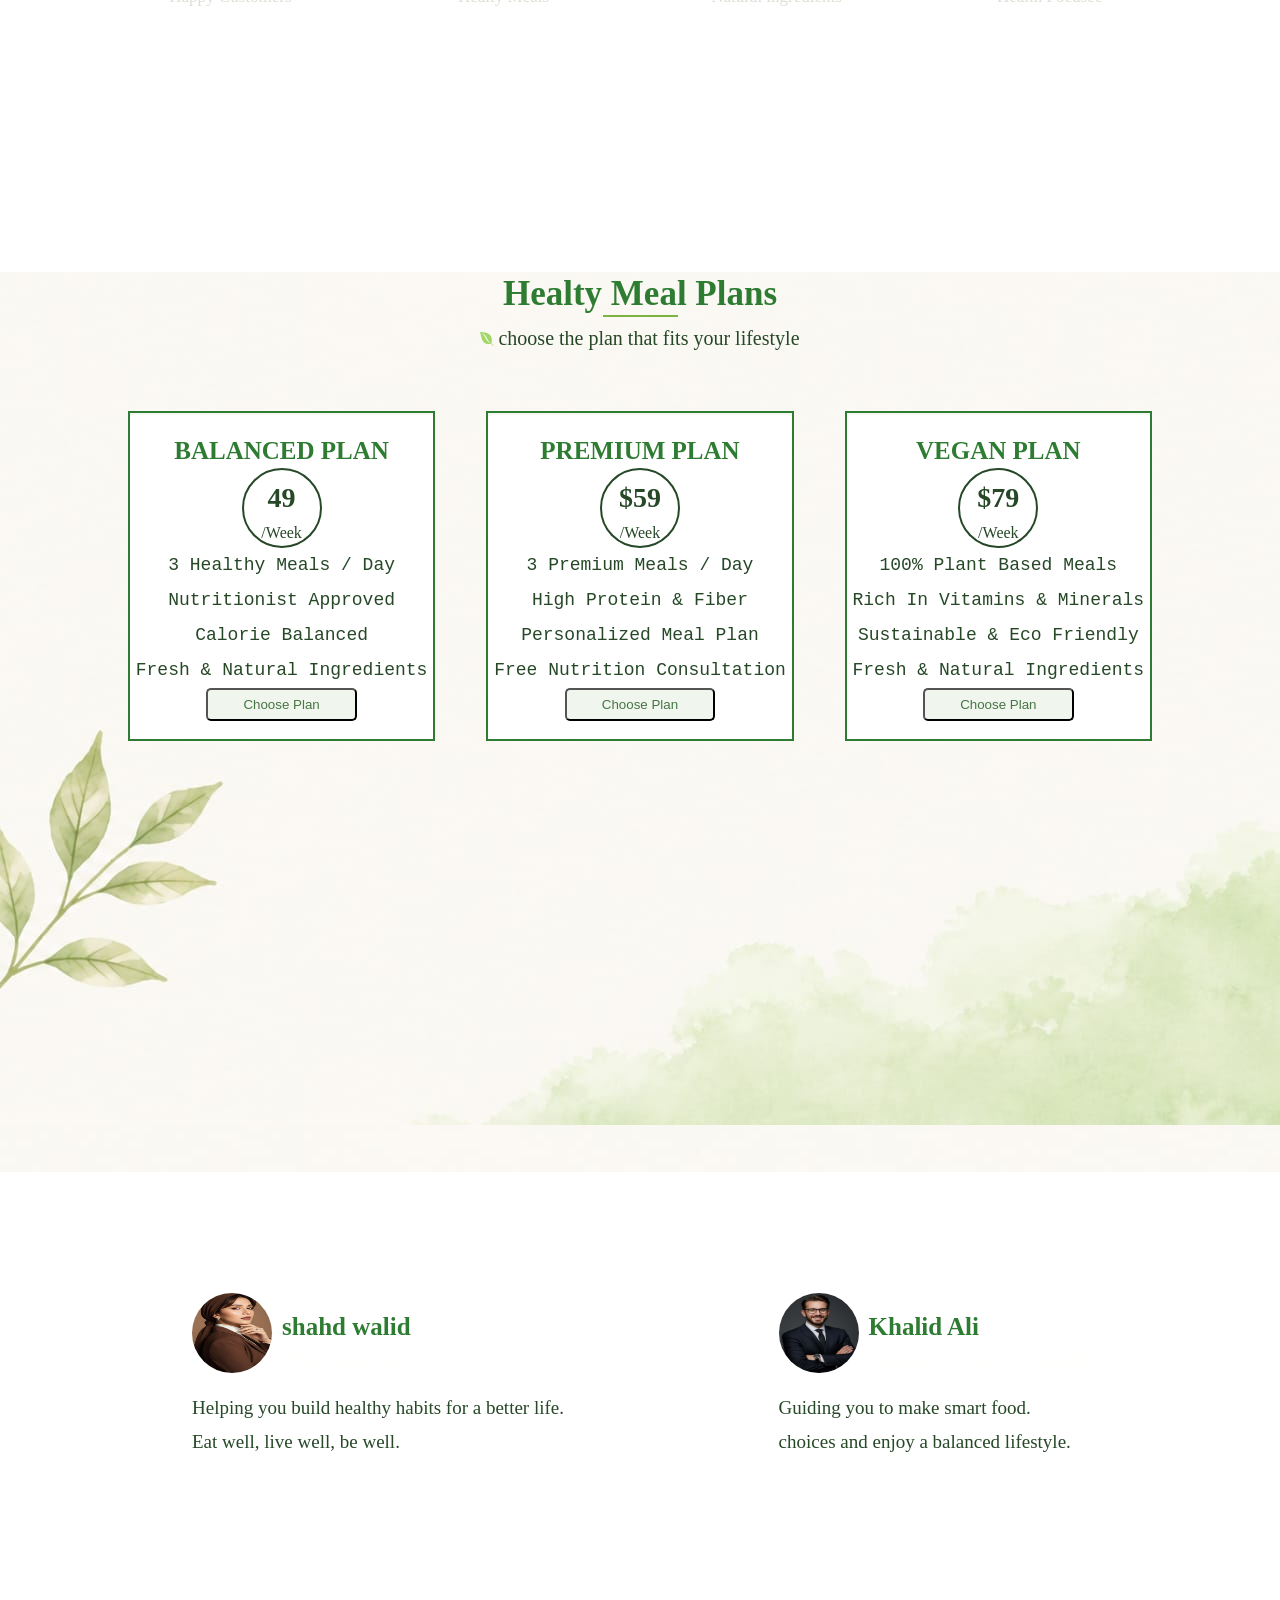
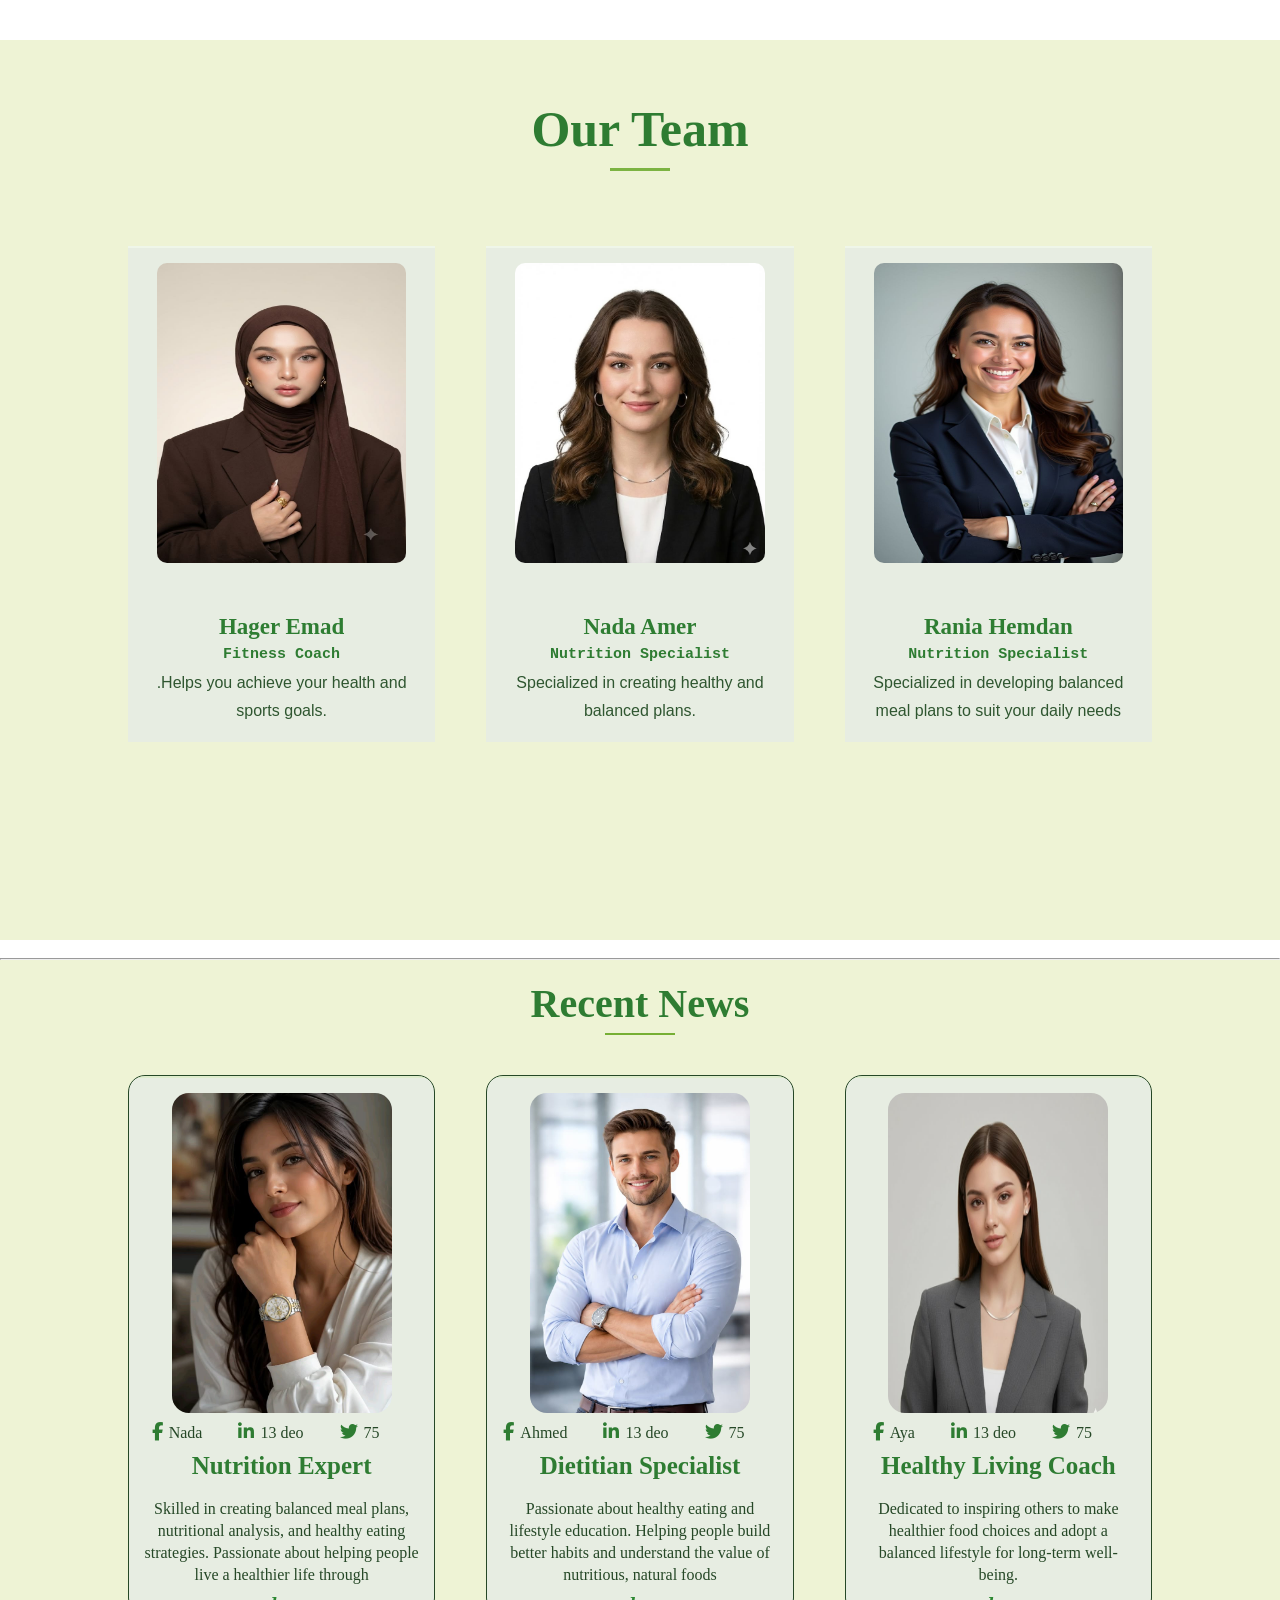
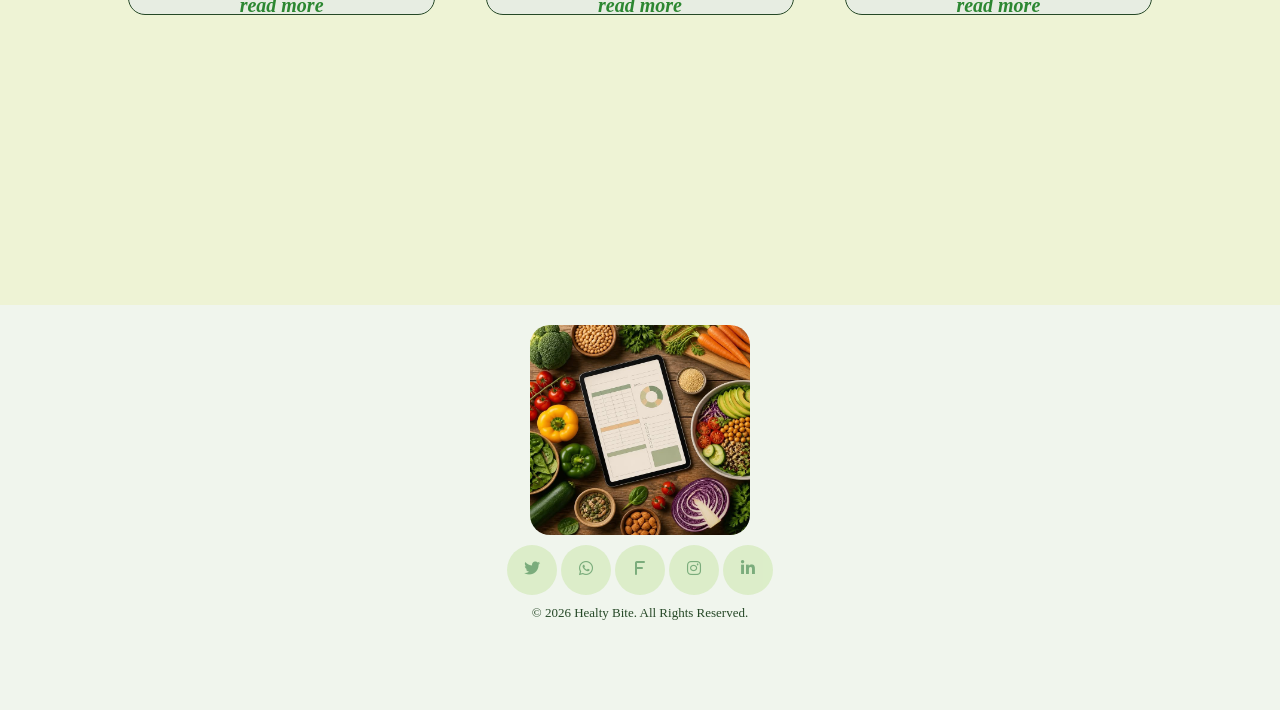
<file: N.html>
<html>
    <head>
        <link rel="stylesheet" href="css/style.css">
        <link rel="stylesheet" href="css/all.css">
        <title>Project-1</title>
    </head>
    <body>
            <div class="healty">
    <div class="Healty-conant">
        <h1 class="H1">EAT HEALTHY, LIVE BETTER</h1>
        <br>
        <p class="p1">
            Delicious, nutritious meals made with fresh ingredients to fuel your body and support your healthy lifestyle.
        </p>
        <br>
        <button class="j120">
            <i class="fa-solid fa-utensils B1"></i>
            Explore Meals
        </button>
        <button class="H22">
            <i class="fa-brands fa-envira B2"></i>
            Learn More
        </button>
        <br>
    </div><!-- Healty-conant -->
</div><!-- healty -->
<div class="container">
    <div class="header">
        <img src="image/AA.png">
        <ul class="list">
            <li><a href="#">Home</a></li>
            <li><a href="#">About</a></li>
            <li><a href="#">Meals</a></li>
            <li><a href="#">Services</a></li>
            <li><a href="#">Pricing</a></li>
         <li class="m2"><a href="#">menu</a>
             <ul class="m22">
                <li><a href="#">Drinks</a></li>
                <li><a href="#">Snacks</a></li>
                <li><a href="#"> Desserts</a></li>
                <li><a href="#"> Meals</a></li>
             </ul>
         </li>
            <li><a href="#">contant</a></li>
        </ul>
         <input type="text"><i class="fa-solid fa-magnifying-glass glass1"></i>
         <i class="fa-solid fa-house-chimney Home"></i>
    </div><!-- header -->
</div><!-- container -->
<br>
<hr>
<!-- ////////section-2//////////// -->
 <div class="img">
    <div class="text">
        <h3>WHY CHOOSE US</h3>
        <br>
        <h1>Healty Eating For A Better Life</h1>
        <br>
        <div class="line2"></div>
        <i class="fa-solid fa-leaf leaf2"></i>
        <div class="line3"></div>
        <br>
    </div>
    <div class="text-container">
        <div class="text-parent">
            <div class="text-item">
                <div class="text-icons">
                  <i class="fa-solid fa-leaf leaf3"></i> 
                </div><!-- icons -->
                <br>
                <div class="text-info" >
                    <h4>Healthy Meals</h4>
                    <br>
                    <p class="p2">We provide delicious and nutritious meals made with the freshest ingredients.</p>
                    <br>
                    <small>>Learn More</small>
                </div><!-- text info -->
            </div><!-- item -->
            <div class="text-item text-item2">
                <div class="text-icons">
                  <i class="fa-solid fa-bowl-food food"></i>
                </div><!-- text-icons -->
                <br>
                <div class="text-info">
                    <h4>Quality Ingredients</h4>
                    <br>
                    <p class="p2">We use only the highest quality ingredients to keep you healthy and strong</p>
                    <br>
                    <small>>Learn More</small>
                </div><!-- text info -->
            </div><!-- item -->
            <div class="text-item">
                <div class="text-icons">
                    <i class="fa-solid fa-heart-pulse heart2"></i>
                </div><!--text-icons  -->
                <br>
                <div class="text-info">
                    <h4>Good For Your Health</h4>
                    <br>
                    <p class="p2">Our meals are balanced and designed to support your health and wellness goals.</p>
                    <br>
                    <small>>Learn More</small>
                </div><!-- text info -->
            </div><!-- item -->
        </div><!-- parent -->   
    </div><!-- container -->
</div><!--  image -->
<hr>
<br>
<hr>
   <!-- /////////// section-3/////////// -->
<div class="images">
    <div class="o">Crafted Menu For You Life Style </div>
    <div class="liN"></div>
    <div class="img11">
        <img src="image/1.jpeg"  width="250px" height="230px" >
        <div class="icons-text">
            <h3 class="Heading-text">Category</h3>
            <br>
            <i class="p-text">Muscle Gain</i>
            <br>
            <br>
            <div class="style">
                 <i class="fa-solid fa-dumbbell dumbbell "></i>
            </div>
            <div class="style1">
              <i class="fa-solid fa-hand-holding-heart hand-holding-heart"></i>
            </div>
        </div><!-- icons-text -->
    </div>
    <div class="img22">
        <img src="image/2.jpeg" width="250px" height="230px" >
        <div class="icons-text">
            <h3 class="Heading-text">Category</h3>
            <br>
            <i class="p-text">Muscle Gain</i>
            <br>
            <br>
            <div class="style">
             <i class="fa-solid fa-dumbbell dumbbell"></i>
            </div>
            <div class="style1">
              <i class="fa-solid fa-hand-holding-heart hand-holding-heart"></i>
            </div> 
        </div><!-- icons-text -->
    </div>
    <div class="img33">
        <img src="image/3.jpeg" width="250px" height="230px" >
        <div class="icons-text">
            <h3 class="Heading-text">Category</h3>
            <br>
            <i class="p-text">Healty Life Style</i>
            <br>
            <br>
            <div class="style">
             <i class="fa-solid fa-dumbbell dumbbell"></i>
            </div>
            <div class="style1">
              <i class="fa-solid fa-hand-holding-heart hand-holding-heart"></i>
            </div>
        </div><!-- icons-text -->
    </div>
    <div class="img44">
        <img src="image/4.jpeg" width="250px" height="230px" >
        <div class="icons-text">
            <h3 class="Heading-text">Category</h3>
            <br>
            <br>
            <i class="p-text">Lunchs Meals</i>
             <br>
             <br>
            <div class="style">
             <i class="fa-solid fa-dumbbell dumbbell"></i>
            </div>
            <div class="style1">
               <i class="fa-solid fa-hand-holding-heart hand-holding-heart"></i>
            </div>
        </div><!-- icons-text -->
    </div>
    <div class="img55">
        <img src="image/5.jpeg" width="250px" height="230px" >
        <div class="icons-text">
            <h3 class="Heading-text">Category</h3>
            <br>
            <i class="p-text">Drinks</i>
            <br>
            <br>
            <div class="style">
             <i class="fa-solid fa-dumbbell dumbbell"></i>
            </div>
            <div class="style1">
              <i class="fa-solid fa-hand-holding-heart hand-holding-heart"></i>
            </div>
        </div><!-- icons-text -->
    </div>
    <div class="img66">
        <img src="image/6.jpeg" width="250px" height="230px">
        <div class="icons-text">
            <h3 class="Heading-text">Category</h3>
            <br>
            <i class="p-text">Healty Snacks</i>
             <br>
             <br>
            <div class="style">
             <i class="fa-solid fa-dumbbell dumbbell"></i>
            </div>
            <div class="style1">
              <i class="fa-solid fa-hand-holding-heart hand-holding-heart"></i>
            </div>
        </div><!-- icons-text -->
    </div>
</div>
   <br>
   <hr>
   <!-- /////////////section-4//////////////////////// -->
    <div class="body">
        <div class="body-text">
           <i class="fa-solid fa-leaf leaf7"></i>
          <div class="H-body">WE CARE ABOUT YOUR HEALTY</div>
          <i class="fa-solid fa-leaf leaf8"></i>
          <h1 class="Y-body">WHAT WE OFFER</h1>
          <div class="line-body"></div>
          <i class="fa-solid fa-leaf leaf9"></i>
           <div class="line2-body"></div>
        </div><!-- text-body -->
        <div class="div1-body">
            <i class="fa-solid fa-plate-wheat pagelines1"></i>
            <h3 class="Del">Healthy & Delicious Meals</h3>
            <div class="p-Delv"><p class="p-Del">Nutritious meals made with fresh ingredients to keep you healthy and satisfied.</p></div>
        </div><!-- div1-body -->
        <div class="div2-body">
            <i class="fa-regular fa-paste pagelines2"></i>
            <h3 class="Del">Personalized Meal Plans</h3>
            <div class="p-Delv"><p class="p-Del">Customized meal plans tailored to your goals and lifestyle.</p></div>
        </div><!-- div1-body -->
        <div class="div3-body">
          <i class="fa-brands fa-pagelines pagelines3"></i>
            <h3 class="Del Del">100% Natural Ingredients</h3>
            <div class="p-Delv p-Delv5">><p class="p-Del">We use only natural, high-quality ingredients with no artificial additives</p></div>
        </div><!-- div1-body -->
        <div class="div4-body">
           <i class="fa-solid fa-bottle-droplet pagelines4"></i>
            <h3 class="Del">. Balanced Nutrition</h3>
           <div class="p-Delv"> <p class="p-Del">Perfect balance of proteins, carbs, and fats to fuel your body every day.</p></div>
        </div><!-- div1-body -->
        <div class="div5-body">
            <i class="fa-solid fa-heart-circle-plus pagelines5"></i>
            <h3 class="Del">Support Your Wellness</h3>
           <div class="p-Delv"> <p class="p-Del">Our meals support your overall well-being and help you feel your best</p></div>
        </div><!-- div1-body -->
        <div class="div6-body">
          <i class="fa-solid fa-truck-pickup pagelines6"></i>
            <h3 class="Del">Fast & Healthy Delivery</h3>
           <div class="p-Delv"><p class="p-Del">We deliver your healthy meals fresh and on time to your doorstep</p></div>
        </div><!-- div1-body -->
    </div><!-- body -->
    <br>
    <hr>
    <!-- /////////// section-5/////////////// -->
<div class="foo">
    <div class="Food">
            <img class="image-food5" src="image/Nana.jpeg" >
        <div class="food-food">
            <h1 class="food1">Why Choose Us?</h1>
            <div class="le">
            </div>
            <br>
            <p class="food2">we believe healthy food should be delicious, easy and part of your everyday life.</p>
            <br>
            <div class="food-text">
                <i class="fa-brands fa-canadian-maple-leaf T"></i>
                <h3 class="food-text10">Fresh & Natural Ingredients</h3>
                <p class="food-text2">.We use only fresh, farm-quality ingredients.</p>
                <br>
                 <i class="fa-regular fa-heart TT"></i>
                <h3 class="food-text10">Balanced Nutrition</h3>
                <p class="food-text2">.Meals crafted to keep you healthy and energized.</p>
                <br>
                <i class="fa-solid fa-shield-heart TTT"></i>
                <h3 class="food-text10">Delicious & Healthy Choices</h3>
                <p class="food-text2">.Good food that tastes amazing.</p>
                <br>
                 <i class="fa-regular fa-clock TTTT"></i>
                <h3 class="food-text10">Supports a Healthy Lifestyle</h3>
                <p class="food-text2">.Helping you live better, one meal at a time.</p>
                <br>
            </div><!-- food-text -->
        </div><!--   food-food-->
    </div><!-- Food -->
 <p class="c-food"></p>
 <p class="i-food"></p>
  <p class="r-food"></p>
</div><!-- foo -->
<br>
<hr>
<!-- ////////// section-6/////////////// -->
<div class="eat-healty">
    <div class="W">
        <div class="fruits fruits-0">
             <i class="fa-solid fa-users q"></i>
             <h4 class="qg">25K+</h4>
             <p class="qqq">Happy Customers</p>
        </div><!-- fruits -->
        <div class="fruits fruits-1">
            <i class="fa-solid fa-bowl-rice q"></i>
            <h4 class="qg">150+</h4>
             <p class="qqq">Healty Meals</p>
        </div><!--fruits-1  -->
        <div class=" fruits fruits-2">
             <i class="fa-solid fa-leaf q"></i>
             <h4 class="qg">98%</h4>
             <p class="qqq">Natural ingredients</p>
        </div><!-- fruits-2 -->
        <div class="fruits">
             <i class="fa-solid fa-heart-pulse q"></i>
             <h4 class="qg">100%</h4>
             <p class="qqq">Health Focusec</p>
        </div><!--fruits-3"  -->
    </div><!-- w -->
</div><!-- eat-healty -->
<div class="meals">
    <div class="plans">
        <h1 class="d11">Healty Meal Plans</h1>
        <div class="a23">
        </div>
        <i class="fa-brands fa-envira k1"></i>
        <p class="a111">choose the plan that fits your lifestyle</p>
    </div>
    <div class="Balance">
        <div class="eat0">
            <div class="bg">
                <h4 class="eat1">BALANCED PLAN</h4>
            </div>
            <div class="eat11">
                <div class="l1">
                  <h5 class="u111">49</h5>
                  <p class="j111">/Week</p>
                </div><!-- l1 -->
            </div><!-- eat1 -->
            <div class="eat1111">
               <p class="eat111">3 Healthy Meals / Day</p>
                  <p class="eat111">Nutritionist Approved</p>
                <p class="eat111">Calorie Balanced</p>
               <p class="eat111">Fresh & Natural Ingredients</p>
                <button class="a111">Choose Plan</button>
            </div><!-- eat1111 -->
        </div><!-- eat0 -->
        <div class="eat0 eat-1">
            <div class="bg">
             <h4 class="eat1">PREMIUM PLAN</h4>
            </div>
          <div class="eat11">
                <div class="l1">
                 <h5 class="u111">$59</h5>
                  <p class="j111">/Week</p>
                </div><!-- l1 -->
            </div>
             <div class="eat1111">
                <p class="eat111">3 Premium Meals / Day</p>
                <p class="eat111">High Protein & Fiber</p>
               <p class="eat111">Personalized Meal Plan</p>
               <p class="eat111">Free Nutrition Consultation</p>
               <button class="a111">Choose Plan</button>
            </div><!-- eat1111 -->
        </div><!-- eat0 -->
        <div class="eat0">
            <div class="bg">
              <h4 class="eat1">VEGAN PLAN</h4>
            </div>
            <div class="eat11">
                <div class="l1">
                  <h5 class="u111">$79</h5>
                    <p class="j111">/Week</p>
                </div><!-- l1 -->
            </div>
            <div class="eat1111">
               <p class="eat111">100% Plant Based Meals</p>
               <p class="eat111">Rich In Vitamins & Minerals</p>
              <p class="eat111">Sustainable & Eco Friendly</p>
              <p class="eat111">Fresh & Natural Ingredients</p>
              <button class="a111">Choose Plan</button>
            </div><!-- eat1111 -->
        </div><!-- eat0 -->
    </div><!-- Balance --> 
</div><!-- meals -->
<br>
<!-- ///////// section-7/////////// -->
<div class="back">
    <div class="back-1">
        <div class="back-2 ph-2">
            <div class="back-5">
                <img class="back-3" src="image/Nada.jpeg">
            </div>  
            <h3 class="b1m">shahd walid</h3>
            <h4 class="b111m"> Nutritionist</h4>
            <p class="b11">Helping you build healthy habits for a better life.</p>
            <p class="b11 b56">Eat well, live well, be well.</p>
        </div><!-- back-2 -->
        <div class="back-2 ph-3">
            <div class="back-5">
                <img class="back-3" src="image/00.jpeg">
            </div> 
            <h3 class="b1m">Khalid Ali</h3>
            <h4 class="b111m">Healthy Food Coach</h4>
            <p class="b11">Guiding you to make smart food.</p>
            <p class="b11 b56">choices and enjoy a balanced lifestyle.</p>
        </div><!-- back-2 -->
    </div><!-- back-1 -->
</div><!-- back -->
<div class="s-16">
    <h1 class="team">Our Team</h1>
<div class="tea"></div>
    <div class="s-1">
        <div class="s-3">
            <div class="s-4">
              <img src="image/Nadoda.jpeg"  width="300" height="300"> 
                <div class="s-5">
                 <a href="#"><i  class="fa-brands fa-facebook-f"></i></a>
                  <a href="#"><i class="fa-brands fa-linkedin-in"></i></a>
                  <a href="#"><i class="fa-brands fa-square-twitter"></i></a>
                </div><!-- s-5 -->
            </div><!-- s-4-->
            <div class="s-6">
               <h4 class="l8">Hager Emad</h4>
               <h5 class="nm">Fitness Coach</h5>
              <p class="mn">.Helps you achieve your health and sports goals.</p>
            </div><!-- s-6 -->
        </div><!-- s-3-->
        <div class="s-3  s-9">
            <div class="s-4">
              <img src="image/Nadoosh.jpeg" width="300" height="300" > 
                <div class="s-5">
                   <a href="#"><i class="fa-brands fa-facebook-f"></i></a>
                  <a href="#"><i class="fa-brands fa-linkedin-in"></i></a>
                  <a href="#"><i class="fa-brands fa-square-twitter"></i></a>
                </div><!-- s-5 -->
            </div><!-- s-4-->
            <div class="s-6">
               <h4 class="l8">Nada Amer</h4>
               <h5 class="nm">Nutrition Specialist</h5>
              <p class="mn">Specialized in creating healthy and balanced plans.</p>
            </div><!-- s-6 -->
        </div><!-- s-3-->
        <div class="s-3">
            <div class="s-4">
              <img src="image/Nody.jpeg" width="300" height="300"> 
                <div class="s-5">
                   <a href="#"><i class="fa-brands fa-facebook-f"></i></a>
                  <a href="#"><i class="fa-brands fa-linkedin-in"></i></a>
                  <a href="#"><i class="fa-brands fa-square-twitter"></i></a>
                </div><!-- s-5 -->
            </div><!-- s-4-->
            <div class="s-6">
               <h4 class="l8">Rania Hemdan</h4>
               <h5 class="nm">Nutrition Specialist</h5>
              <p class="mn">Specialized in developing balanced meal plans to suit your daily needs</p>
            </div><!-- s-6 -->
        </div><!-- s-3-->
     </div><!-- s-1 -->
</div><!-- s-16 -->
<br>
<hr>
<!-- /////////////////////////// -->
<div class="News">
    <h1 class="News-1">Recent News</h1>
    <div class="News-2">

    </div><!-- News-2 -->
    <div class="New-1">
        <div class="New-2">
            <div class="New-3">
               <div class="New-4">
                  <img src="image/Mayada.jpeg" width="250" height="320">
                </div><!-- New-4 -->
                <div class="New-5">
                    <i class="fa-brands fa-facebook-f fa-facebook-f"></i><span class="vf1">Nada</span>
                    <i class="fa-brands fa-linkedin-in fa-linkedin-in"></i><span class="linked">13 deo</span>
                    <i class="fa-brands fa-twitter  fa-twitter"></i><span class="twitter">75</span>
                </div><!-- New-5 -->
                <div class="New-6">
                    <h4 class="New-66">Nutrition Expert</h4>
                    <p class="New-666">Skilled in creating balanced meal plans, nutritional analysis, and healthy eating strategies. Passionate about helping people live a healthier life through</p>
                    <i class="New-6666">read more</i>
                </div><!-- New-6 -->
            </div><!-- New-3 -->

            <div class="New-3  Neww3">
               <div class="New-4">
                  <img src="image/Ahmed.jpeg" width="250" height="320">
                </div><!-- New-4 -->
                <div class="New-5">
                    <i class="fa-brands fa-facebook-f fa-facebook-f"></i><span class="vf1">Ahmed</span>
                    <i class="fa-brands fa-linkedin-in fa-linkedin-in"></i><span  class="linked">13 deo</span>
                    <i class="fa-brands fa-twitter  fa-twitter"></i><span class="twitter">75</span>
                </div><!-- New-5 -->
                <div class="New-6">
                    <h4 class="New-66">Dietitian Specialist</h4>
                    <p class="New-666">Passionate about healthy eating and lifestyle education. Helping people build better habits and understand the value of nutritious, natural foods</p>
                    <i class="New-6666">read more</i>
                </div><!-- New-6 -->
            </div><!-- New-3 -->

            <div class="New-3">
               <div class="New-4">
                  <img src="image/mai.jpeg" width="250" height="320">
                </div><!-- New-4 -->
                <div class="New-5">
                    <i class="fa-brands fa-facebook-f fa-facebook-f"></i><span class="vf1">Aya</span>
                    <i class="fa-brands fa-linkedin-in fa-linkedin-in"></i><span class="linked">13 deo</span>
                    <i class="fa-brands fa-twitter  fa-twitter"></i><span class="twitter">75</span>
                </div><!-- New-5 -->
                <div class="New-6">
                    <h4 class="New-66">Healthy Living Coach</h4>
                    <p class="New-666">Dedicated to inspiring others to make healthier food choices and adopt a balanced lifestyle for long-term well-being.</p>
                    <i class="New-6666">read more</i>
                </div><!-- New-6 -->
            </div><!-- New-3 -->

        </div><!-- New-2 -->
    </div><!-- New-1 -->
</div><!-- news -->
<!-- /////////////////////// -->
<div class="zx">
    <div class="zzn">
        <img class="qex" src="image/hager.jpeg" width="220" height="210">
    </div><!-- image -->
    <div class="iconsss">
        <div class="yu">
            <a href="#"><i class="fa-brands fa-twitter za1"></i></a>
        </div>
        <div class="yu">
            <a href="#"><i class="fa-brands fa-whatsapp za1"></i></a>
        </div>
         <div class="yu">
            <a href="#"><i class="fa-solid fa-f za1"></i></a>
         </div>
         <div class="yu">
            <a href="#"><i class="fa-brands fa-instagram za1"></i></a>
         </div>
              <div class="yu">
                 <a href="#"><i class="fa-brands fa-linkedin-in za1"></i></a>
              </div>
    </div><!-- icons -->
    <div class="lpo">
      <p>&copy; 2026 Healty Bite. All Rights Reserved.</p>
    </div>
  
</div>






















    

    
     
  























      
        
      
                   
                

               

             
              

        
      











    </body>
   


            
           

   































</html>
</file>
<file: css/style.css>
/* section1 */
*{
    margin:0;
    padding:0;
    box-sizing: border-box;
}
a{
    text-decoration:none ;
}
body{
    height: 950px;
}
.healty{
    background-image: url(../image/A.jpeg);
    width:100% ;
    height: 100vh;
    background-repeat: no-repeat;
    background-size: cover;
    position: relative;
}
.header{ 
    background-color:rgba(209, 234, 210, 0.9);
    height: 65px;
    top: 0;
    left:0;
    z-index:9999;
    position: relative;
    position: fixed;
    width: 100%;
}
.header img{
    width: 170px;
    height:65px ;
    border-radius: 20px;
    float: left;
}
.list{
    list-style: none;
    float: left;
    margin-top: 20px;
}
.list li{
    display: inline-block;
    margin-left:70px ;
}
.list li a{
     color:#264827;
}
.list li a:hover{
    color:#2c8731;
}
.m2{
    position: relative;
    display: inline-block;
}
.m22{
    position: absolute;
    width: 170px;
    height:123px ; 
    background-color:#ffffff;
    padding: 10px 0;
    top: 110%;
    visibility: hidden;
    opacity: 0;
    transition: 0.5s;
    z-index: 50;
    border-radius: 10px;
}
.m22 li a{
    color:#2e7c32;
    display: block;
    text-align: center;
    padding: 2px 0px;
    margin: 0;
}
.m2:hover .m22{
    visibility: visible;
    opacity: 1;
}
.m22 li{
    display: block;
    text-align: center;
    padding: 2px 0;
    margin: 0;
}
.cann{
     padding: 0px 8px;
}
.glass1{
     position:absolute;
    color: #264827;
    padding-top:27px ;
    border: 0;
    margin-left:220px ;
}
[type="text"]{
    position: relative;
    position: absolute;
    border-radius:20px ;
    width: 220px;
    height: 37px;
    margin-left:200px ;
    margin-top:17px ;
    border: none;
}
.Home{
    color: #2E7D32;
    margin: 17px 0px 0px 470px;
    font-size: 30px;
}
.ul li{
    display: inline-block;
    position: relative;
}
.l1{
padding: 0px 8px;
}
 .header ul li a {
    position: relative;
    text-decoration: none;
}
.header ul li a::after {
    content: "";
    position: absolute;
    left: 0;
    bottom: -5px;
    width: 0;
    height: 2px;
    background-color:#467546;
    opacity: 0;
    transition: 0.5s;
}
.header ul li a:hover::after {
    width: 100%;
    opacity: 1;
}
.Healty-conant{
    width: 50%;
    position: absolute;
    top:50% ;
    left: 50%;
    transform: translate(-50%,-50%);
    text-align: center;
}
.H1{
    font-weight:bold;
    font-size:46px ;
    color:#2e7c32;
}
.p1{
    font-family:Arial, Helvetica, sans-serif;
    font-size:24px ;
    line-height:32px ;
    color:#376b3a;
}
.j120, .H22{
     padding:14px 28px ;
    border-radius: 8px;
    opacity: 1;
    color: #f3f4f1;
    font-size: 16px;
     cursor: pointer;
     text-align: center;  
}
.j120{
    background-color: #76af34;
}
.B1, .B2{
    padding: 0px 7px;
}
.H22{
    color: #467546;
    border:2px solid #467546;
    cursor: pointer; 
}
.H22:hover{
    opacity:0.8;
}
.j120:hover{
    opacity:0.8;
}
 select {
  appearance: none;
  -webkit-appearance: none; 
  -moz-appearance: none; 
}
.menu1 {
    position: relative;
}
 .menu-title {
    color: #2E7D32;
    cursor: pointer;
}
.dropdown {
    display: none;
    position: absolute;
    top: 25px;
    left: 0;
    width: 180px;
    background-color: white;
    padding: 15px;
    border-radius: 10px;
}
.menu1:hover .dropdown {
    display: block;
}
.line {
    width: 100%;
    height: 2px;
    background-color: #7CB342;
    margin-top: 8px;
}
    /* /////////// section2///////////// */
.img{
    background-image:url(../image/AAA.jpeg) ;
    z-index:12 ;
    position: absolute;
    width: 100%;
    height:100vh ;
    background-repeat: no-repeat;
    background-size: cover;
    position: relative;
}
 .text{
    width: 50%;
    position: absolute;
    top:20% ;
    left: 50%;
    transform: translate(-50%,-50%);
    text-align: center;
 }
.leaf2{
    color: #7CB342;
    display: inline-block;
}
.line3, .line2{
    background-color: #7CB342;
    width:55px ;
    height:3px ;
    margin:auto ;
     display: inline-block;
} 
.text-container{
    width:80% ;
    margin:0 auto;
}
.text-parent{
    width: 100%;
}
 .text-item{
    float: left;
    background-color: rgb(255, 255, 255);
    width:30% ;
    text-align: center;
    padding:18px 14px ;
    margin-top: 240px;
    border-radius:20px ;
    position: relative;
    overflow: hidden;
    transition: all 0.2s ease;
    border:2px solid #2E7D32 ;
}
.text-item::after{
    content: "";
    position: absolute;
    width:0 ;
    height:0 ;
    top: 0;
    left: 0;
    background-color:#eef7e6;
    opacity: 0.85;
    z-index: 1;
    transition: all 0.7s ease; 
}
 .text-item:hover::after{
    width:100% ;
    height: 100%;
}
.text-info{
    position: relative;
    z-index:2;
}
.text-item:hover .text-info p,
.text-item:hover .text-info small,
.text-item:hover .text-info a
{
    color:#2d3921;
    transition: 0.3s;
} 
.text-item:hover .text-info h4{
    color: #7CB342;
    transition: 0.3s;
}
.text-item2{
    margin: 0px 5%;
    margin-top:240 ;
}
.text-icons{
    color: #2E7D32;
    font-size: 40px;
}
h3{
    color: #2e7c32;
    font-size:25px ;
}
h1{
    color: #264827;
    font-size:35px ;
}
h4{
    color: #2e7c32;
    font-size:25px ;
}
small{
    color: #2E7D32;
    font-size:18px ;
    font-weight:bold ;
    cursor: pointer;
}
.p2{
    color:#264827;
    font-size: 20px;
    font-family:'Courier New', Courier, monospace 
} 
/* ///////// section3/////////// */
 .images{
     background-color: #EEF3D5; 
    width: 100%;
    height:100vh ;
    background-repeat: no-repeat;
    background-size: cover;
}
.img11, .img22, .img33, .img44,.img55, .img66{
    position: relative;
    float: left;
    margin-top:40px ;
}
.img11, .img44{
    margin-left:350px ;
}
.img11, .img22, .img33{
    margin-left: 350px;
} 
.img44, .img55, .img66{
    margin-left: 350px;
}
.img22, .img55, .img66, .img33{
    margin-left:40px ;
}
.liN{
    height: 3px;
    width: 300px;
    background-color:#7CB342;
    margin: 15px 0px 0px 590px;
}
.o{
    font-weight:bold ;
    font-size: 35px;
    margin-left: 500px;
    color: #264827;
   padding-top: 20px;
}
.icons-text{
    position: absolute;
    top: 0;
    left: 0;
    bottom:0 ;
    right:0 ;
    transition:0s ;
    text-align: center;
    background-color:rgba(241,249 ,233, 0.4);
    visibility: hidden;
    opacity: 0;
}
.img11:hover .icons-text, .img22:hover .icons-text, .img33:hover .icons-text, .img44:hover .icons-text, .img55:hover .icons-text, .img66:hover .icons-text{ visibility: visible; opacity:1; }
.Heading-text{
    color:#264827;
    font-weight: bold;
    padding-top:20px ;
}
.p-text{
    color:#225a24;
    font-size:20px ;
    font-weight: bold;
}
.hand-holding-heart,.dumbbell{
    color: #2E7D32;
    font-size:35px ;
    margin-top: 10px;
}
.style, .style1{
    background-color: #ffffff;
    width: 55;
    height: 50;
    display: inline-block;
      border-radius: 5px;
      cursor: pointer;
}
/* ////////////section4////////////// */
.body{
background-image:url(../image/AAA.jpeg) ;
    z-index:12 ;
    position: absolute;
    width: 100%;
    height:100vh ;
    background-repeat: no-repeat;
    background-size: cover;
    position: relative;
}
.body-text{
    width: 100%;
    text-align: center;
    padding: 20px 0px 0px 0px;
    line-height: 40px;
}
.leaf7, .leaf8{
    color: #7CB342;
}
.H-body,.leaf7, .leaf8 {
     display: inline-block;
     font-size: 14px;
}
.H-body{
    color: #2e7c32;
}
.Y-body{
    color:#264827;
    font-size:50px ;
}
.line-body, .line2-body{
    width: 55px;
    height: 3px;
    background-color: #7CB342;
    display: inline-block;
}
.leaf9{
    display: inline-block;
       color: #7CB342;
       font-size: 15px;
}
.div1-body, .div2-body, .div3-body, .div4-body, .div5-body, .div6-body{
    background-color:#E8F5E9 ;
    height:180px ;
    width: 340px;
    position: relative;
    margin-top: 40px;
    float: left;
    border: 2px solid #467546;
}
.div1-body::after, .div2-body::after, .div3-body::after, .div4-body::after, .div5-body::after, .div6-body::after{
    content: "";
    position: absolute;
    top: 0;
    height: 0;
    left: 0;
    width: 0;
 background-color:#e8fbd6;
    opacity:0.5 ;
    z-index: 3;
}
.div1-body:hover::after, .div2-body:hover::after, .div3-body:hover::after, .div4-body:hover::after, .div5-body:hover::after, .div6-body:hover::after{
width: 100%;
height: 100%;
transition: 1s;
}
.p-Delv{
    z-index: 5;
    position: relative;
}
.p-Delv5{
    margin-top:-16px ;
}
.div1-body:hover .p-Delv p, .div2-body:hover .p-Delv p, .div3-body:hover .p-Delv p, .div4-body:hover .p-Delv p, .div5-body:hover .p-Delv p,.div6-body:hover .p-Delv p
{
    color: #000000;
    transition: 0.3s;
}
.div1-body, .div4-body{
    margin-left: 200px;
}
.div5-body, .div6-body, .div3-body, .div2-body{
    margin-left: 50px;
}
.pagelines1,  .pagelines2, .pagelines3, .pagelines4, .pagelines5,  .pagelines6{
    color: #467546;
     font-size: 40px; 
     display: inline-block;
     padding: 10px 0px 0px 6px;
}
.Del{
    display: inline-block;
    font-size: 20px;
    padding: 20px 0px 0px 30px;
}
.p-Del{
    font-family: 'Lucida Sans', 'Lucida Sans Regular', 'Lucida Grande', 'Lucida Sans Unicode', Geneva, Verdana, sans-serif;
    line-height: 26px;
    display: inline-block;
    padding-left: 50px;
    color:#346135;
    padding-top: 15px;
}
/* //////////section-5//////////// */
  .food-food{
    padding: 150px 0px 0px 100px;
} 
 .food-text10, .food-text{
    line-height: 35px;
}
.food1{
    font-size: 45px;
    color: #2a792e;
}
.food2{
    font-size:23px ;
    color: #2e7c32;
}
.food-text2{
    font-size: 20px;
      color: #467546; 
}
.image-food5{
    width: 400;
    height: 590;
    margin: 100px 0px 0px 1000px;
    border-radius: 17px;
}
.food{
    position: relative;
}
.food-food{
top: 50%;
left: 30%;
transform: translate(-50%,-50%);
position: absolute;
}
.c-food{
     width: 10px;
    height: 10px;
    border-radius: 50%;
    background-color: #a1d767;
     margin-left: 1170px;
    display: inline-block; 
} 
.foo{
     background-color:#EEF3D5; 
    width: 100%;
    height: 100vh;
}
.le{
    background-color: #2e7c32;
    width:55px ;
    height: 3px;
   margin: 10 0px 0px 20px;
}
.i-food{
     width: 10px;
    height: 10px;
    border-radius: 50%;
    background-color: #e0e5db;
    margin-top: 20px;
    display: inline-block; 
} 
.r-food{
     width: 10px;
    height: 10px;
    border-radius: 50%;
    background-color: #e0e5db;
    display: inline-block; 
}
.i-food:hover, .r-food:hover{
    background-color: #a1d767;
}
.T, .TT, .TTT, .TTTT{
    color: #a1d767;
    font-size:15px ;
    display: inline-block;
}
.food-text10{
    display: inline-block;
    /* ///////// section-6//////////// */
}
.eat-healty{
    background-image: url(../image/CC.jpeg);
    background-repeat: no-repeat;
    background-size: cover;
    background-attachment: fixed;
    width: 100%;
    height: 50vh;
}
.W{
    width: 80%;
    margin:auto;
    display: flex;
    justify-content: space-between;
}
.q{
    font-size: 40px;
    color:#7ca74f;
}
.fruits{
    width: 20%;
    text-align: center;
    margin-top: 120px;
    line-height: 23px;
}
.qg{
    font-size:20px ;
    color:#fdfffa;
}
.qqq{
    color:#dbe0d4 ;
    font-size: 17px;
}
.plans{
    text-align: center;
    line-height: 43px;
    margin-top:20px ;
}
.plans .a111{
    font-size: 20px;
    color:#264827;
    display: inline-block;
}
.plans .d11{
    color: #2e7c32;
    font-size: 35;
}
.k1{
    display: inline-block;
    color: #a1d767;
}
.a23{
    background-color:#7CB342;
    width: 75px;
    height: 2px;
    margin: auto;
}
.Balance{
    width: 80%;
    margin: auto;
}
.eat11{
    width:80px ;
    height: 80px;
    border-radius:50% ;
    border: 2px solid #264827;
    margin: auto; 
}
.l1{
  margin:10px 0px 0px 0px;
  font-size: 16px;
  color:#264827 ;  
}
.u111{
    font-size: 28px;
}
.eat0{
    float: left;
    border: 2px solid #2e7c32;
    background-color:rgb(255, 255, 255);
    width:30% ;
    height: 330px;
    margin-top: 50px;
    text-align: center;
    padding:20px 0px 0px 0px ;
    line-height: 35px;
    position: relative;  
}
.eat-1{
    margin: 0px 5%;
    margin-top: 50px;
}
.eat1111 .a111{
    padding: 7px 35px;
    border-radius: 5px;
    background-color:#f0f5ed;
    color: #467546;
}
.meals{
background-image:url(../image/AAA.jpeg);
    height: 100vh;
    width: 100%;
}
.eat111{
    font-size: 18px;
    font-family: 'Courier New', Courier, monospace;
    color:#264827 ;
}
 .eat0::after{
    content: "";
    position: absolute;
    width: 100%;
    height: 2px; 
    top: 0;
    left: 0;
    opacity: 0.6;
    background-color:#eef7e6;
    z-index: 4;
    transition: 0.4s;
}
.eat0:hover::after{
    width: 100%;
    height: 100%;
    transition:0.8s ;
    bottom: -5px;
}
.eat0:hover .bg h4
{
    color:#264827;
    z-index: 5;
    position: relative;
}
.a111{
    z-index:5 ;
    position: relative;
}
/* ///////////// section-7///////////// */
.back{
    background-image: url(../image/BB.jpeg);
    background-repeat: no-repeat;
    background-size: cover;
    background-attachment: fixed;
    width: 100%;
    height: 50vh;
}
.back-3{
    width: 80px;
    height: 80px;
    border-radius:50%;
    transform:translateY( 63px);
}
.ph-2{
    margin: 0px 10% 0px 0px ;
}
.ph-3{
    margin: 0px 0px 0px 10%;
}
.back-2{
    margin-top: 40px;
    height: 250px;
    line-height: 33px;
    float: left;
}
.back-1{
    width: 70%;
    margin: auto;
    display: flex;
    justify-content: space-between;
}
.b11 {
    font-size: 19px;
    color: #264827;
    padding-top: 15px;
}
.b56{
    padding-top: 1px;
}
.back-2 .b111m{

     color:#fffffe; 
}
.b1m, .b111m{
    padding-left: 90px;
}
.s-1{
    width: 80%;
    margin: auto;
}
.s-4 img{
    width: 100%;
    border-radius: 10px;
}
.s-3{
    background-color:#e7ede2;
    width: 30%;
    text-align: center;
   padding: 17px 15px; 
    margin-top: 75px;
    float: left;
    position: relative;
}
.s-9{
    margin: 75px 5% 0px 5%;
}
.s-4{
    width: 90%;
    height:350px ;
    margin: auto;
    position: relative;
}
.s-5{
    position: absolute;
    top: 0;
    left: 0;
    right: 0;
    bottom: 0;
    transition: 0.4s;
    background-color:rgba(255, 255, 255, 0.1) ;
    visibility: hidden;
    opacity:0 ;
}
.s-3::after{
    content: "";
    position:absolute ;
    width: 100%;
    height:2px;
    top: 0;
    left: 0;
    background-color:#f8fff1;
    opacity: 0.5;
    z-index:22 ;
    transition: 0.8s;
}
.s-3:hover::after{
    width: 100%;
    height: 100%;
    transition: 0.8s;
    bottom: -5px;
}
.s-3:hover .s-5{
    visibility: visible;
    opacity: 1;
}
.s-3:hover .s-6 p
{
    color: #ffffff;
}
.s-3:hover .s-6 h4
{
    color:#264827;
}
.s-6{
    z-index: 25;
    position: relative;
}
.l8{
    font-size:23px ;
    color:#2E7D32
}
.s-6{
    line-height: 28px;
}
.nm{
    font-family: 'Courier New', Courier, monospace;
    font-size: 15px;
    font-weight: bold;
    color:#2e7c32;
}
.mn{
    font-size: 16px;
    color:#2f5630;
    font-family: 'Franklin Gothic Medium', 'Arial Narrow', Arial, sans-serif;
}
.team{
    text-align: center;
    color:#2e7c32;
    padding-top: 60px;
    font-size: 50px;
}
.tea{
    width: 60px;
    height: 3px;
    background-color:#7CB342;
    margin: auto;
    margin-top: 10px;
}
.s-5 a{
    display: block;
    width: 40px;
    height: 40px;
    background-color: #f5ffea;
    margin-left: auto;
}
.s-5 a i{
    line-height: 40px;
    color: #2e7c32;
    font-size: 23px;
}
.s-16{
       background-color:#EEF3D5; 
     height: 100vh;
     width: 100%;
}
/* ///////////////sectin-8////////////////// */
.News{
      background-color:#EEF3D5; 
      width: 100%;
      height: 105vh;
}
.News-1{
    color: #2e7c32;
    font-size:40px ;
    text-align: center;
    padding: 20px 0px 0px 0px;
}
.News-2{
    width: 70px;
    height: 2px;
    background-color: #76af34;
    margin: auto;
    margin-top:6px ;
}
.New-1{
    width: 80%;
    margin: auto;
}
.New-3{
    float: left;
    width: 30%;
    background-color:#e7ede2;
    margin-top: 40px;
    text-align: center; 
     padding: 17px 15px;
     border-radius: 17px;
     height: 540px;
     position: relative;
     border: 1px solid #264827;
     overflow: hidden;
}
.New-6 h4{
    padding: 10px 0px;
}
.vf1, .linked, .twitter{
    padding: 0px 32px 0px 6px ;
    color: #264827;
}
.Neww3{
    margin: 0px 5%;
    margin-top: 40px;
}
.New-6 p{
    font-family:serif;
    color: #264827;
    line-height: 22px;
    padding:8px 0px ;
}
.New-4{
    width: 80%;
    margin: auto;
}
.New-4 img{
    width: 100%;
    border-radius: 17px;
}
.New-5{
    margin-top: 10px;
}
.New-5  i{
    color: #2e7c32;
    font-size: 18px;
}
.New-3::after{
    content: "";
    position:absolute ;
    width: 100%;
    height:2px;
    top: 0;
    left: 0;
    background-color:#d5edba;
    opacity: 0.5;
    z-index:1 ;
    pointer-events: none;
    transition:all 0.8s ease;
}
.New-3:hover::after{
    width: 100%;
    height: 100%;
 transition: 0.8s;
    bottom: -5px; 
}
.New-3:hover .New-6 h4{
    color:#2d3921;
    z-index: 2;
    position: relative;
}
.New-4 img{
     z-index: 3;
    position: relative; 
}
.New-6 i{
    color:#2c8731;
    font-size: 20px;
    padding-top:10px ;
    font-weight: bold;
    cursor: pointer;
    z-index: 51;
    position: relative;
}
/* ///////////////// */
.zx{
    background-color:#f0f5ed;
    width: 100%;
    height: 45vh;
}
.qex{
    border-radius: 20px;
    display: block;
    margin: auto;
}
.zzn{
    padding-top: 20px;
}
.lpo{
    text-align: center;
}
.iconsss{
    text-align: center;
    padding: 10px 0px;
}
.yu{
    width: 50px;
    height: 50px;
    border-radius: 50%;
 background-color:#cfe9b2; 
    display: inline-block;
    opacity: 0.6;
}
.za1{
    text-align: center;
    margin: auto;
    padding-top: 15px;
    color:#2E7D32;
}
.yu:hover{
opacity:1;
}
.lpo p{
    font-size: 13px;
    color: #264827;
}
</file>
